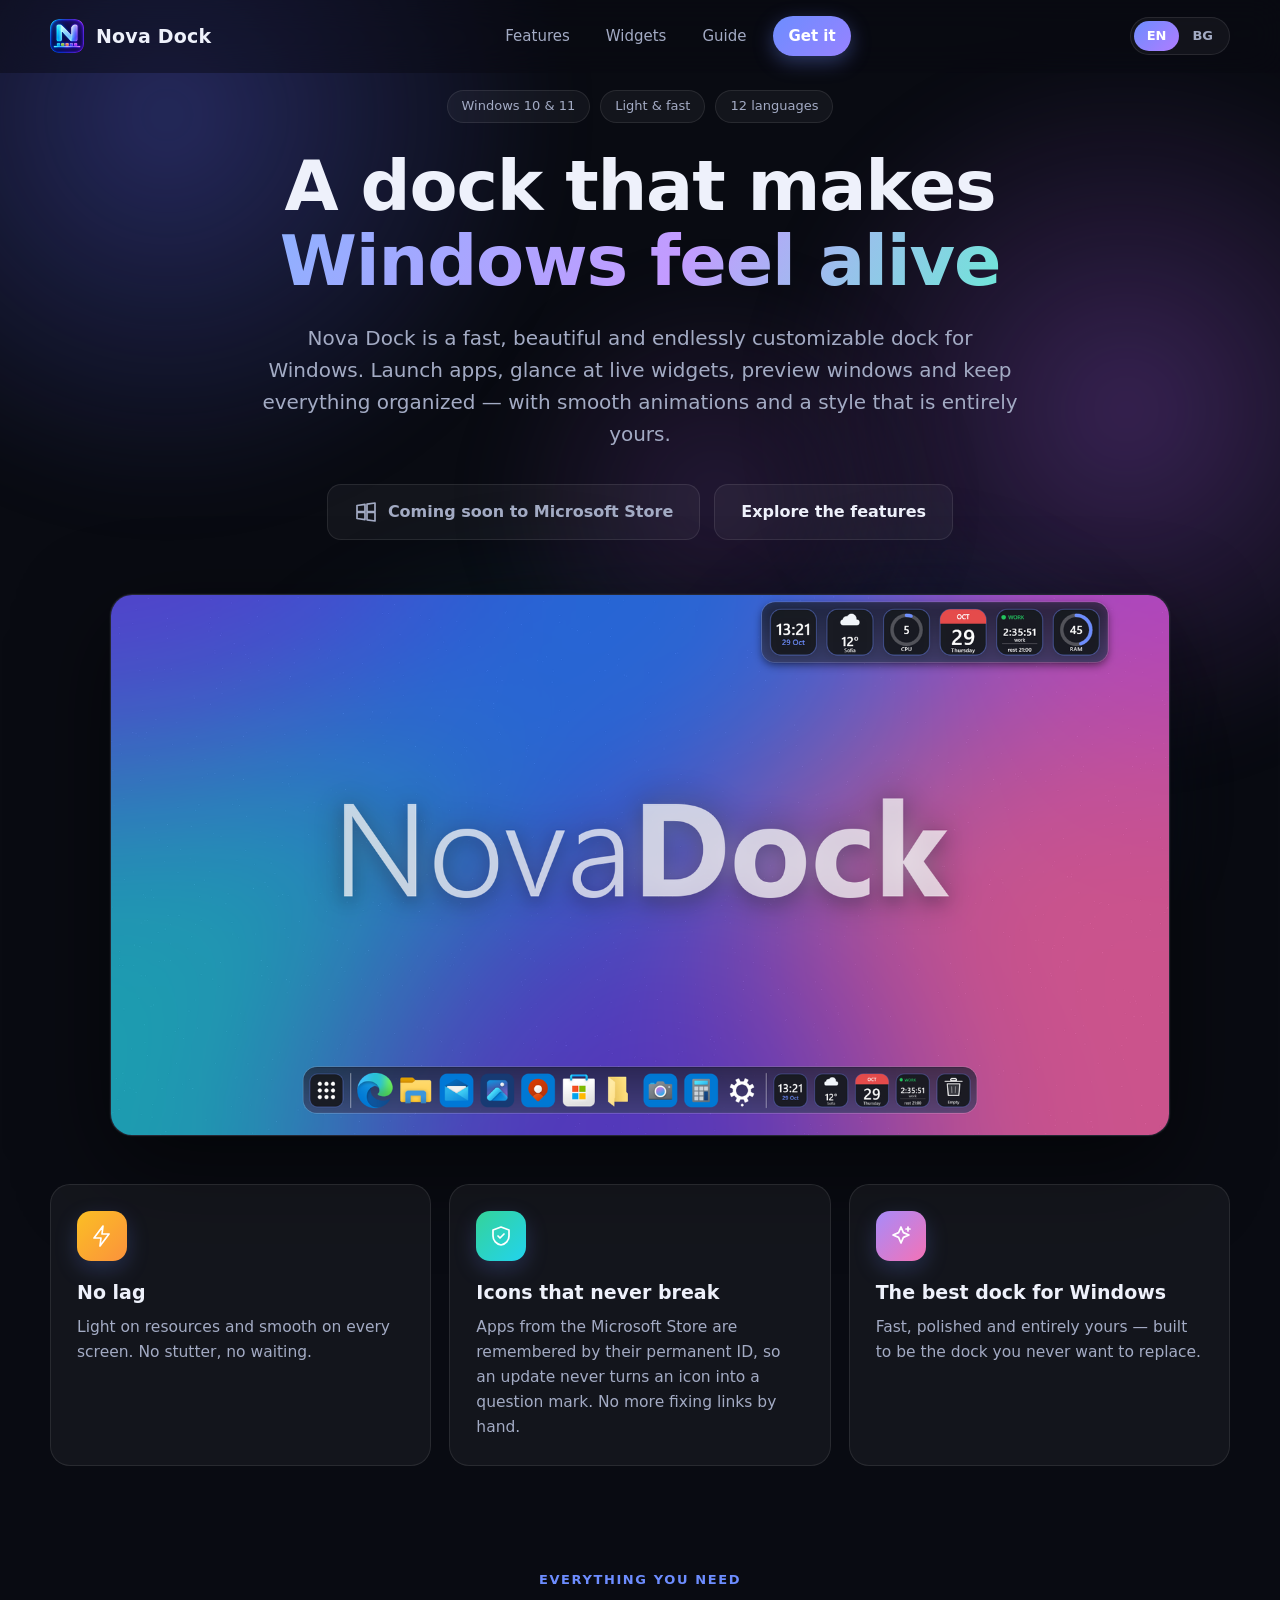
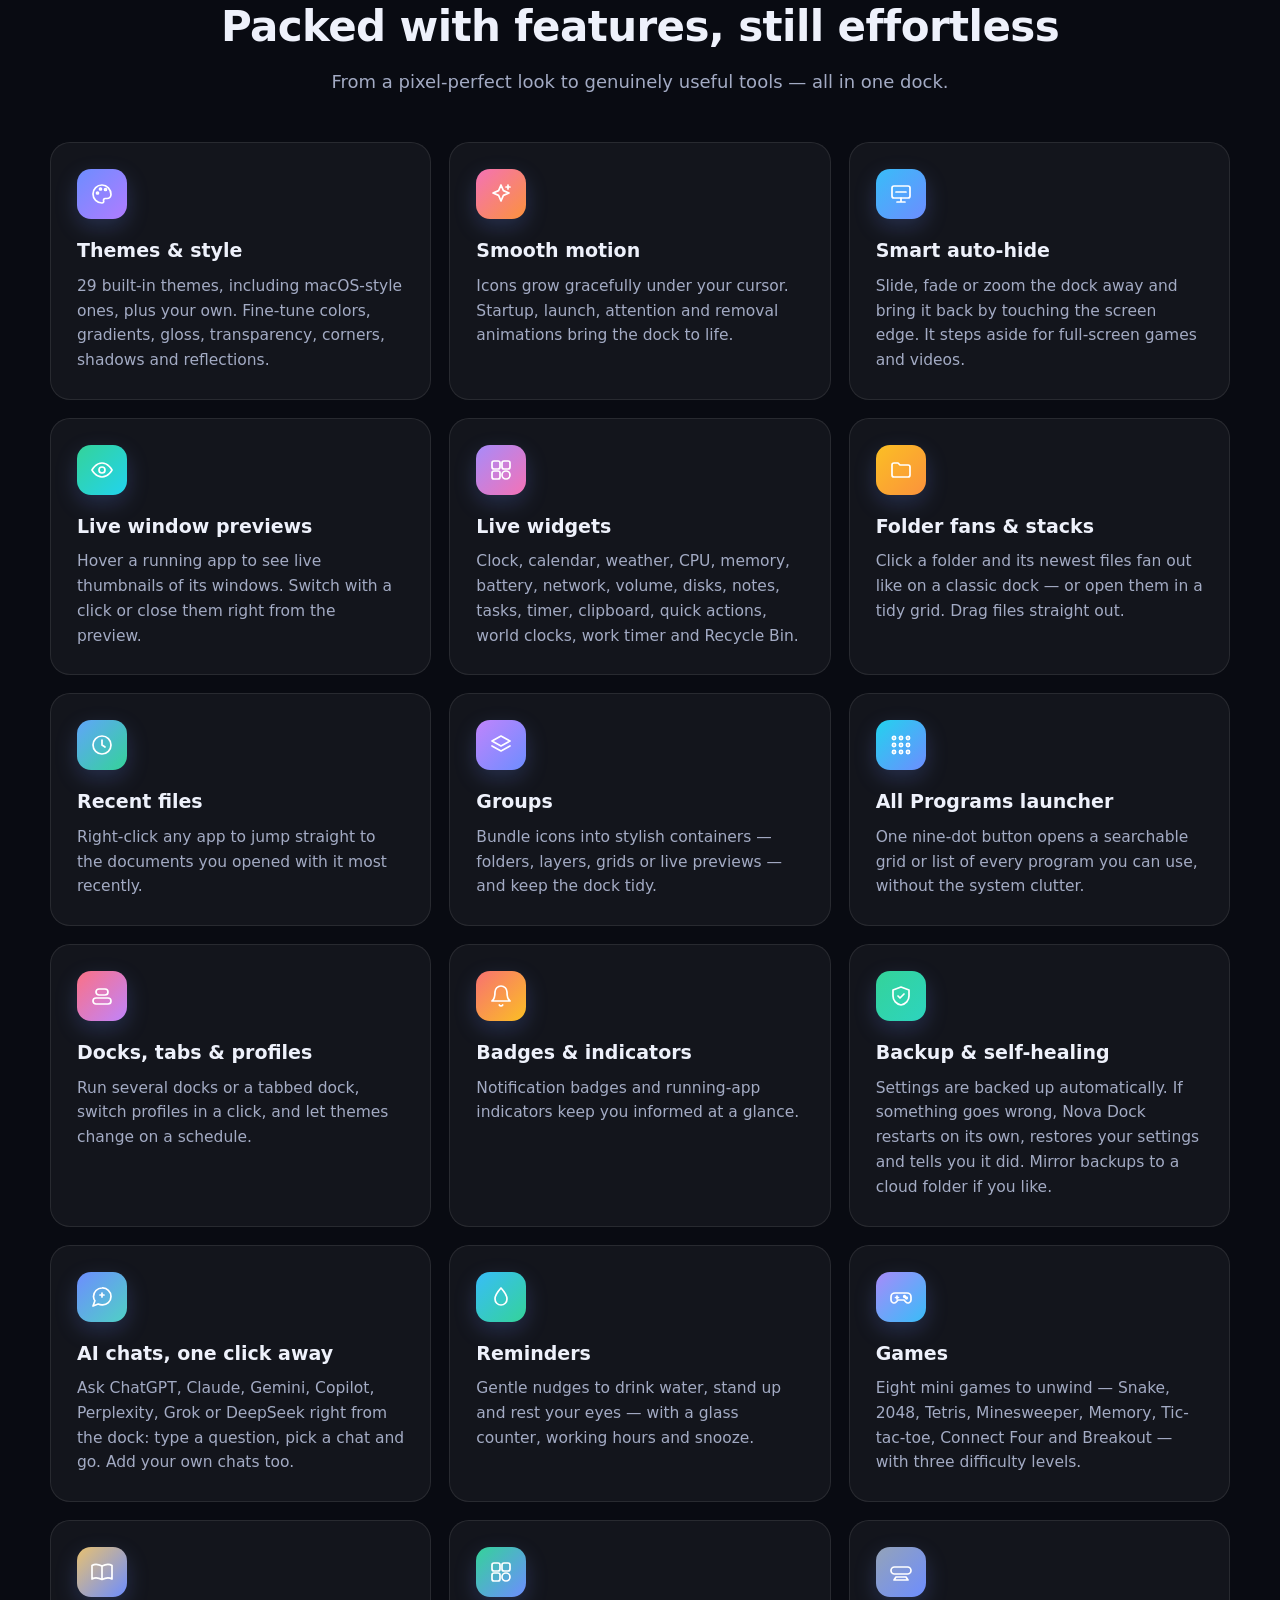
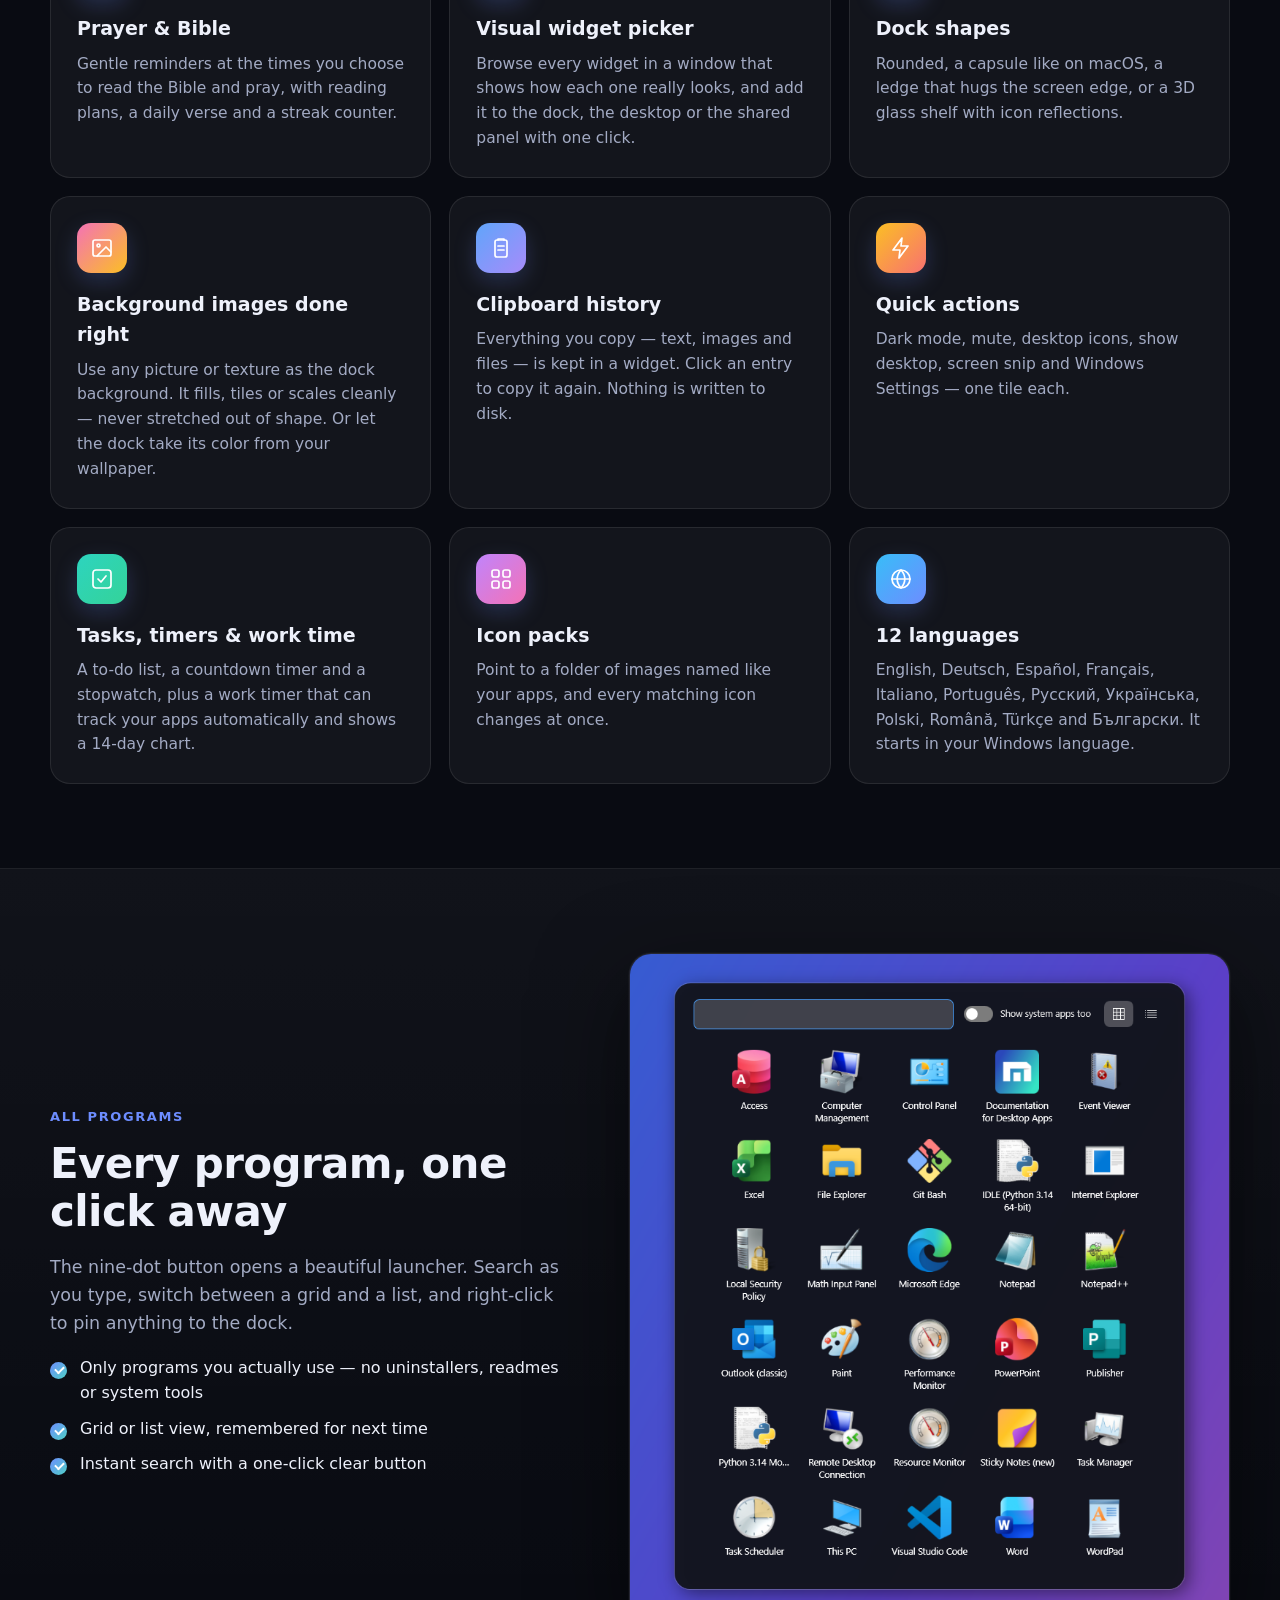
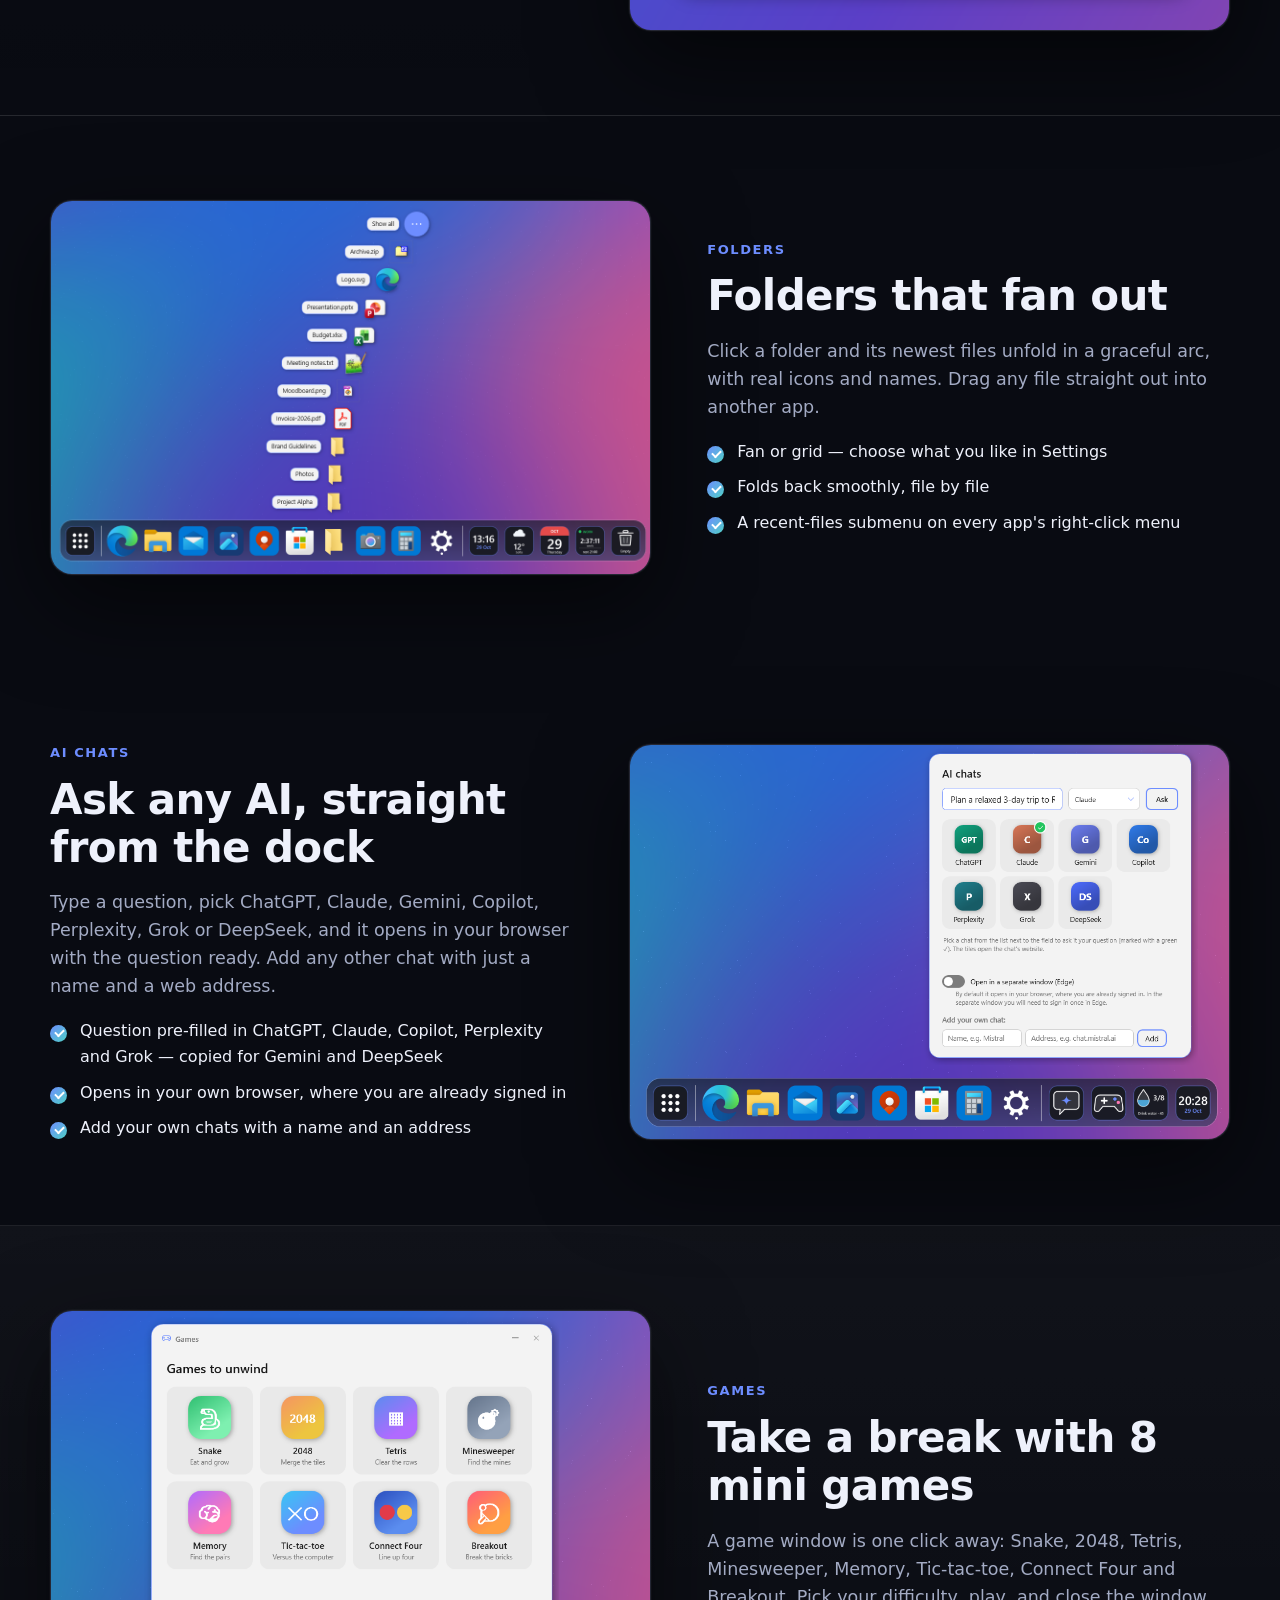
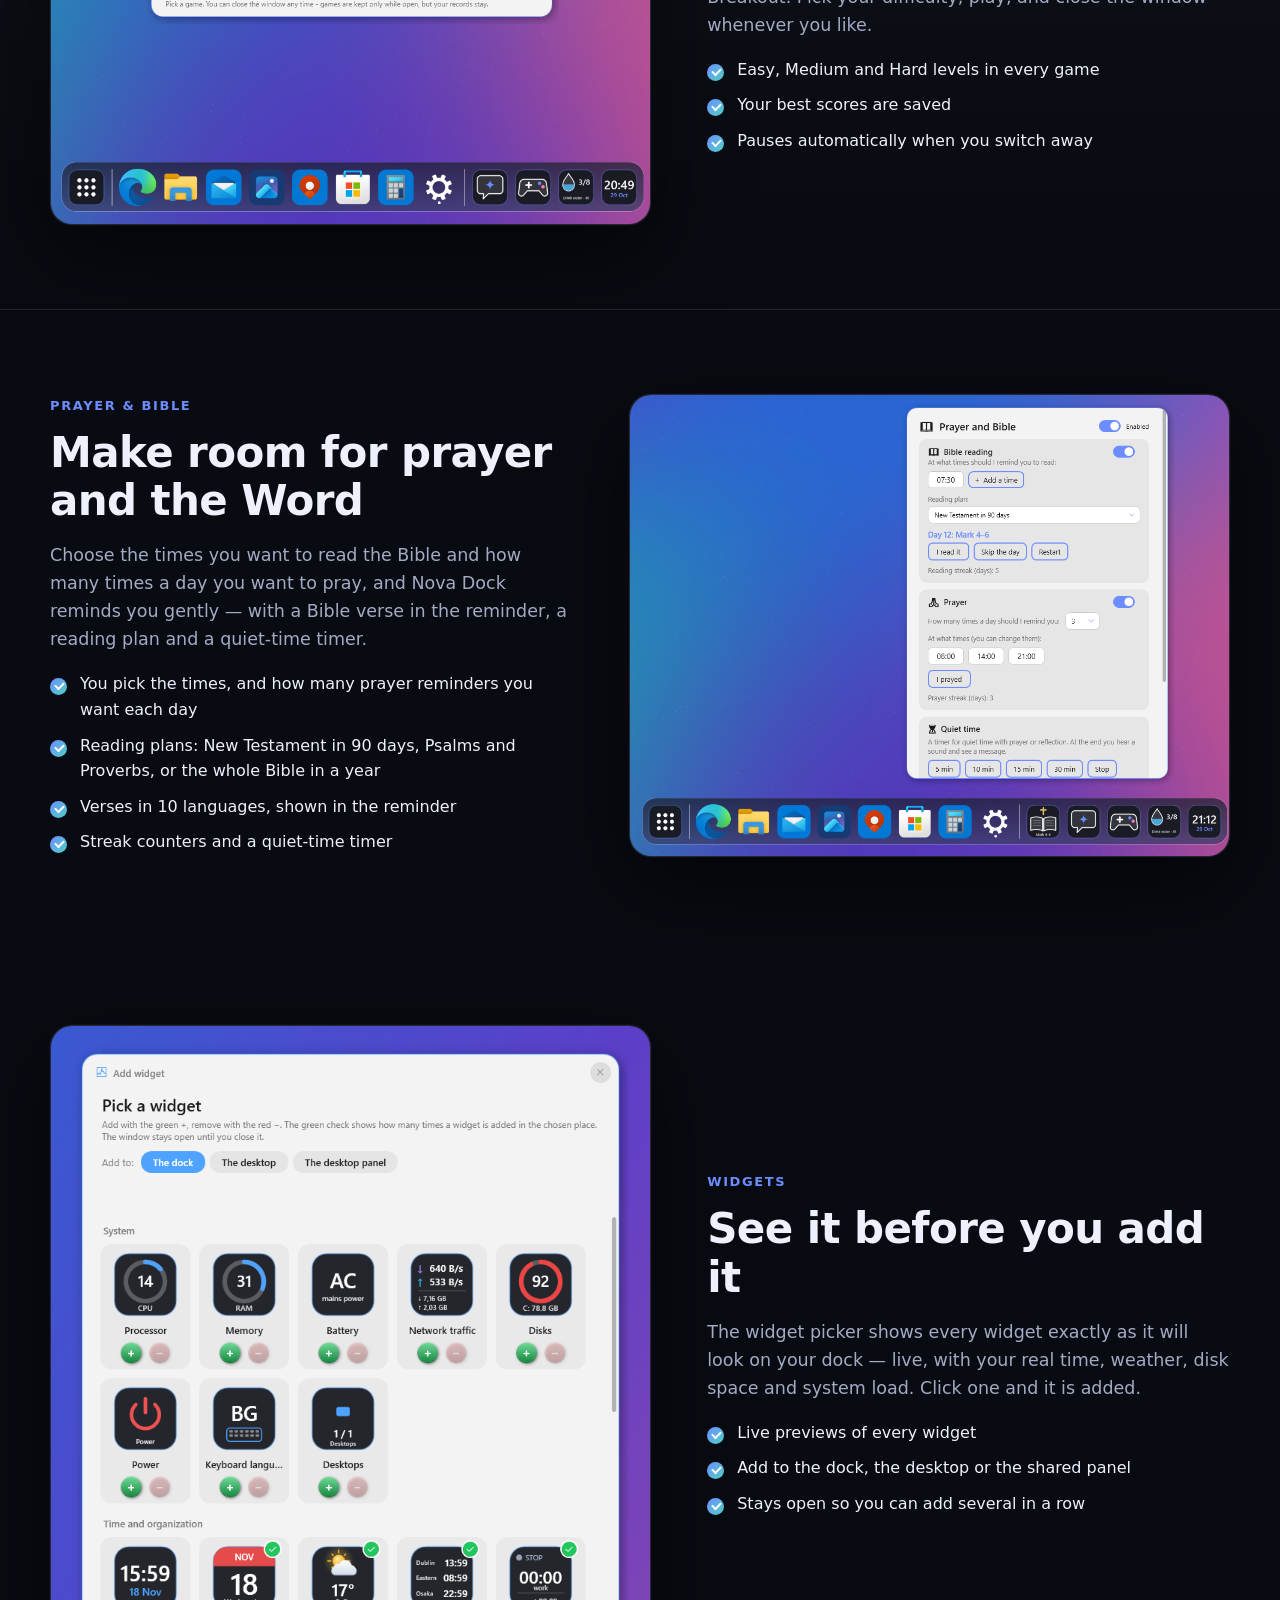
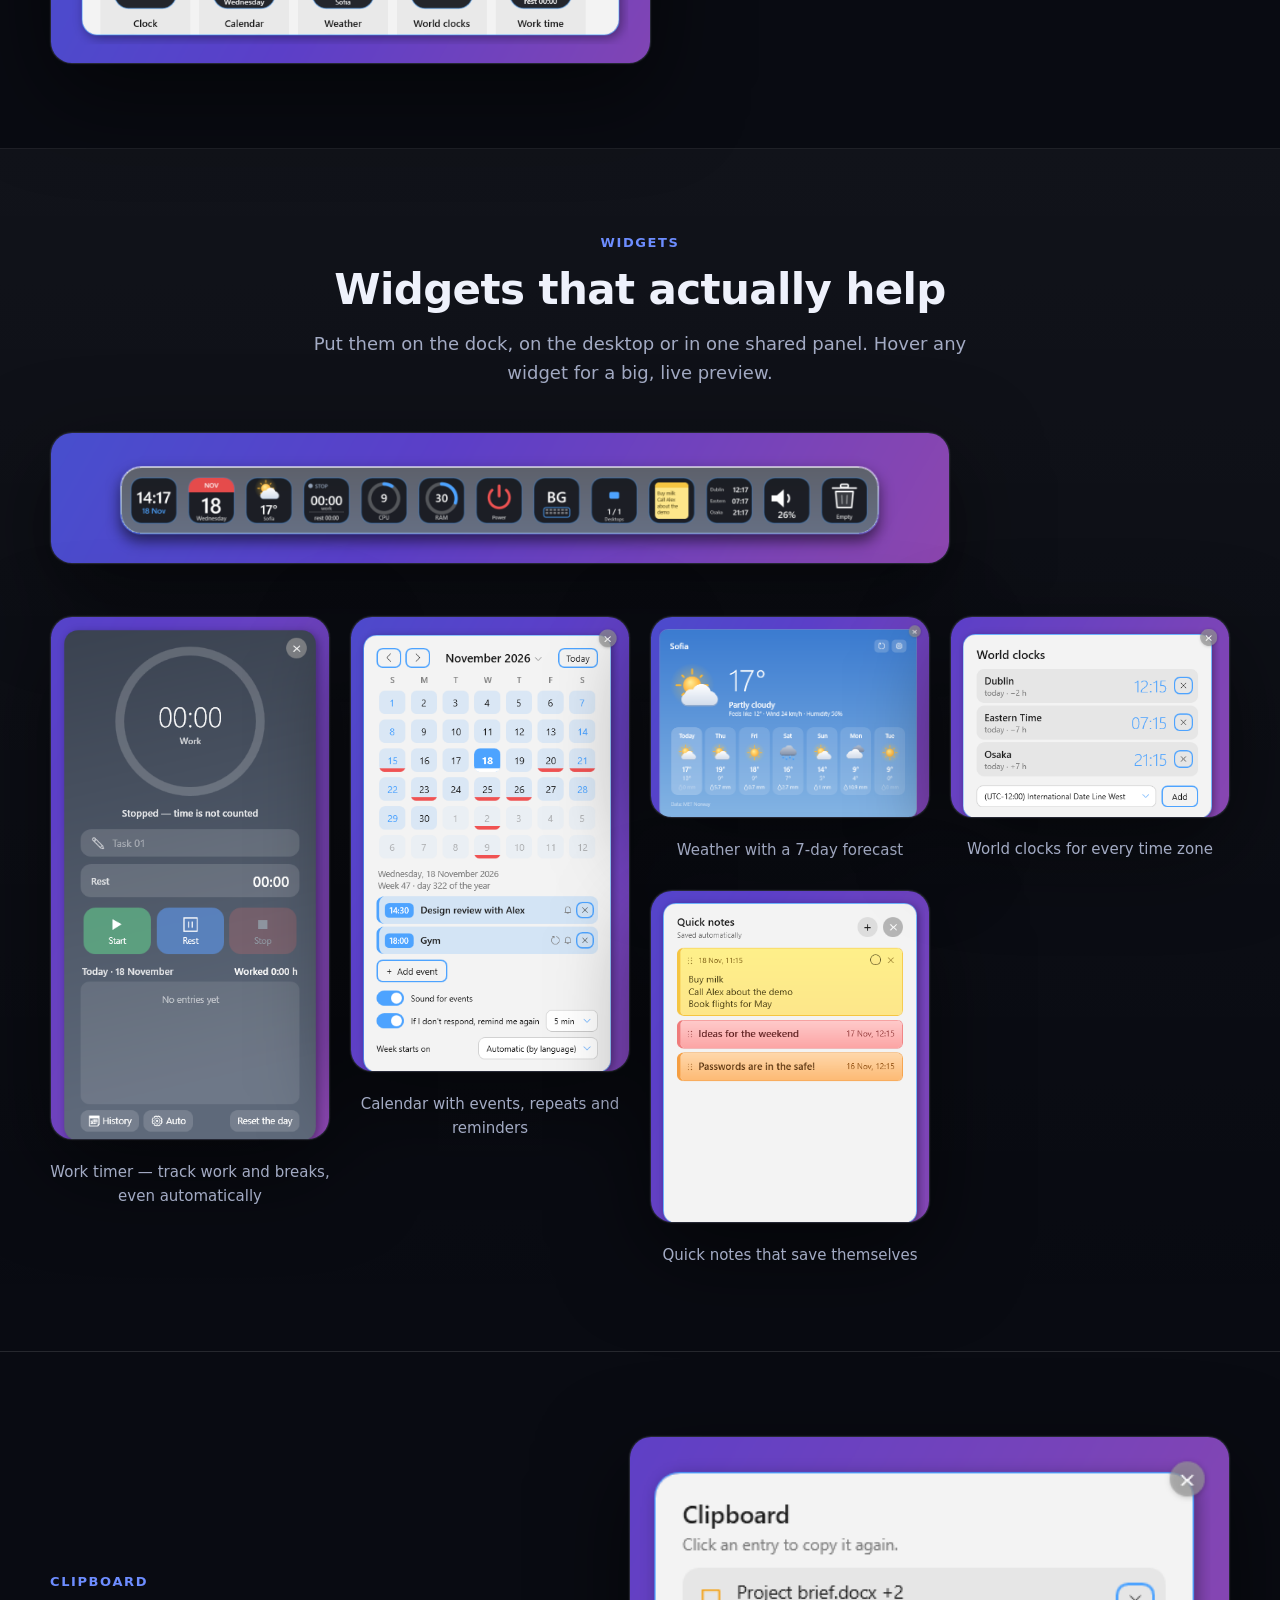
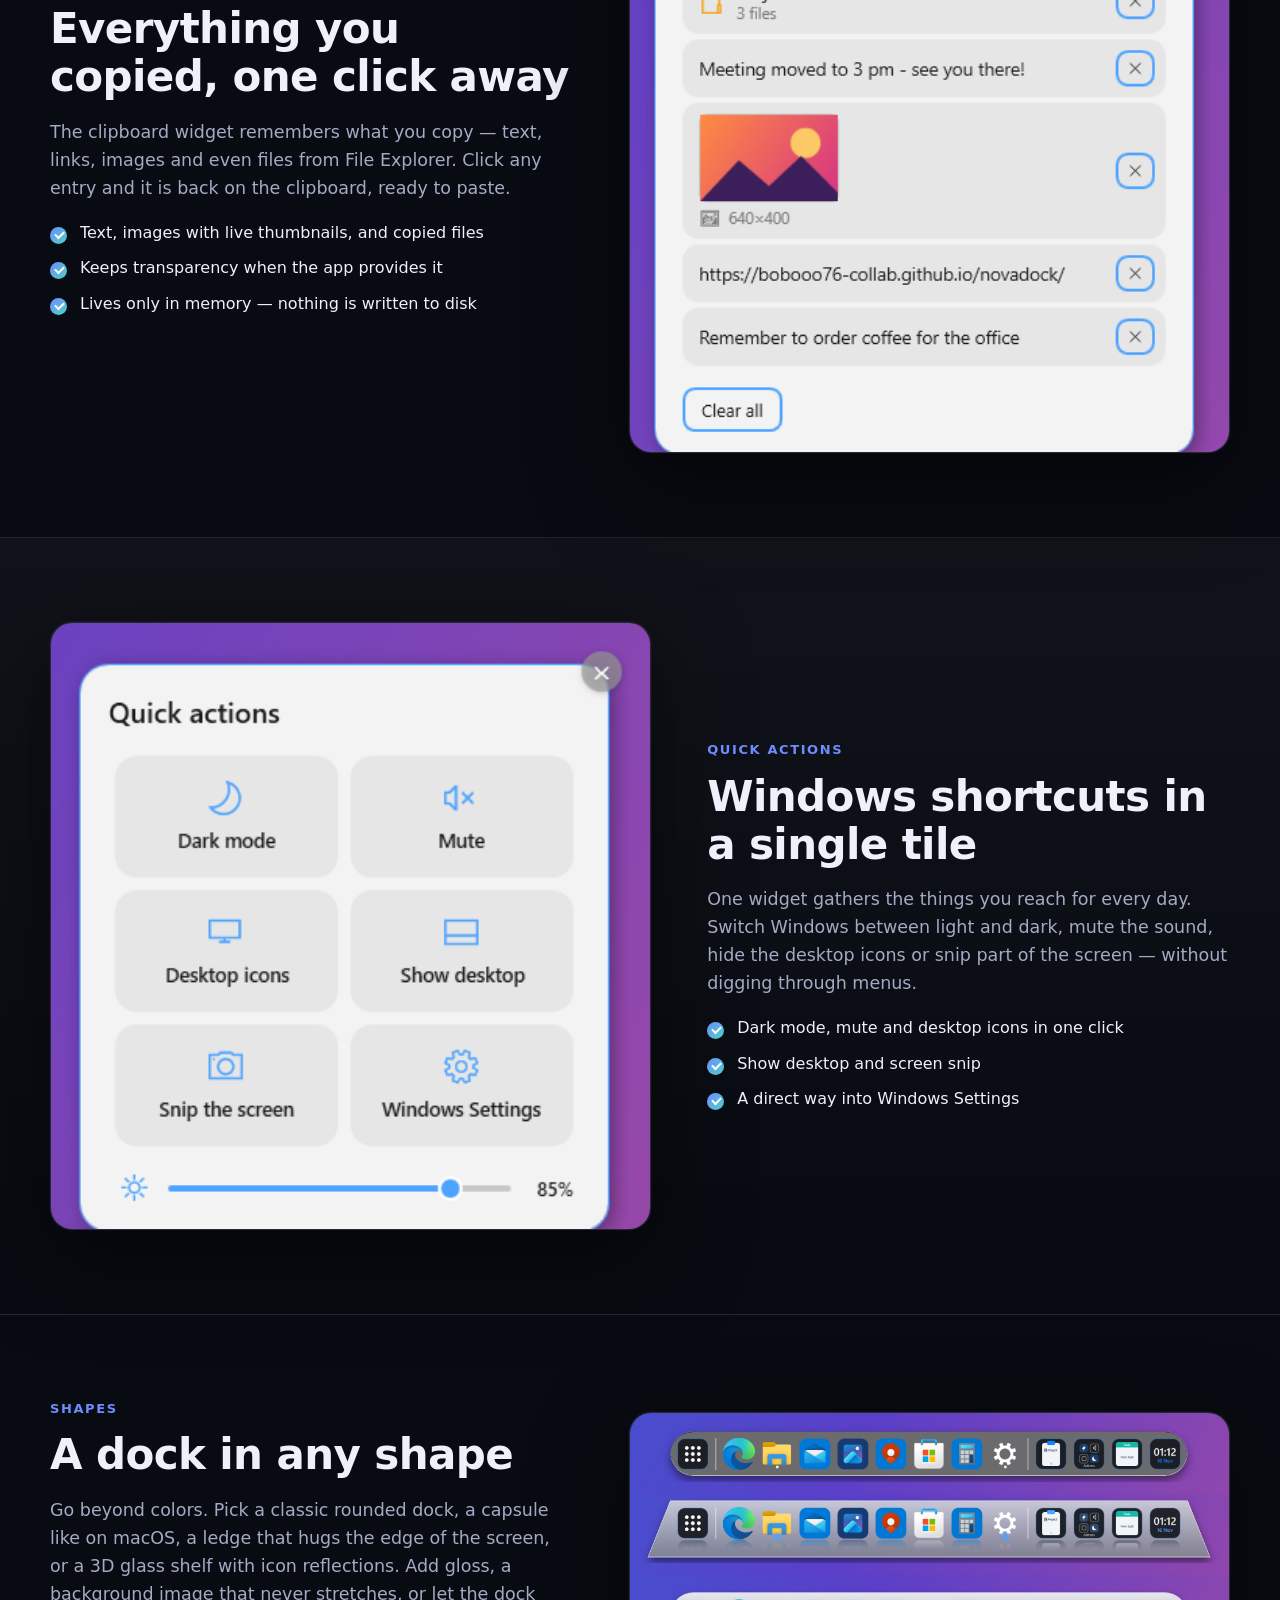
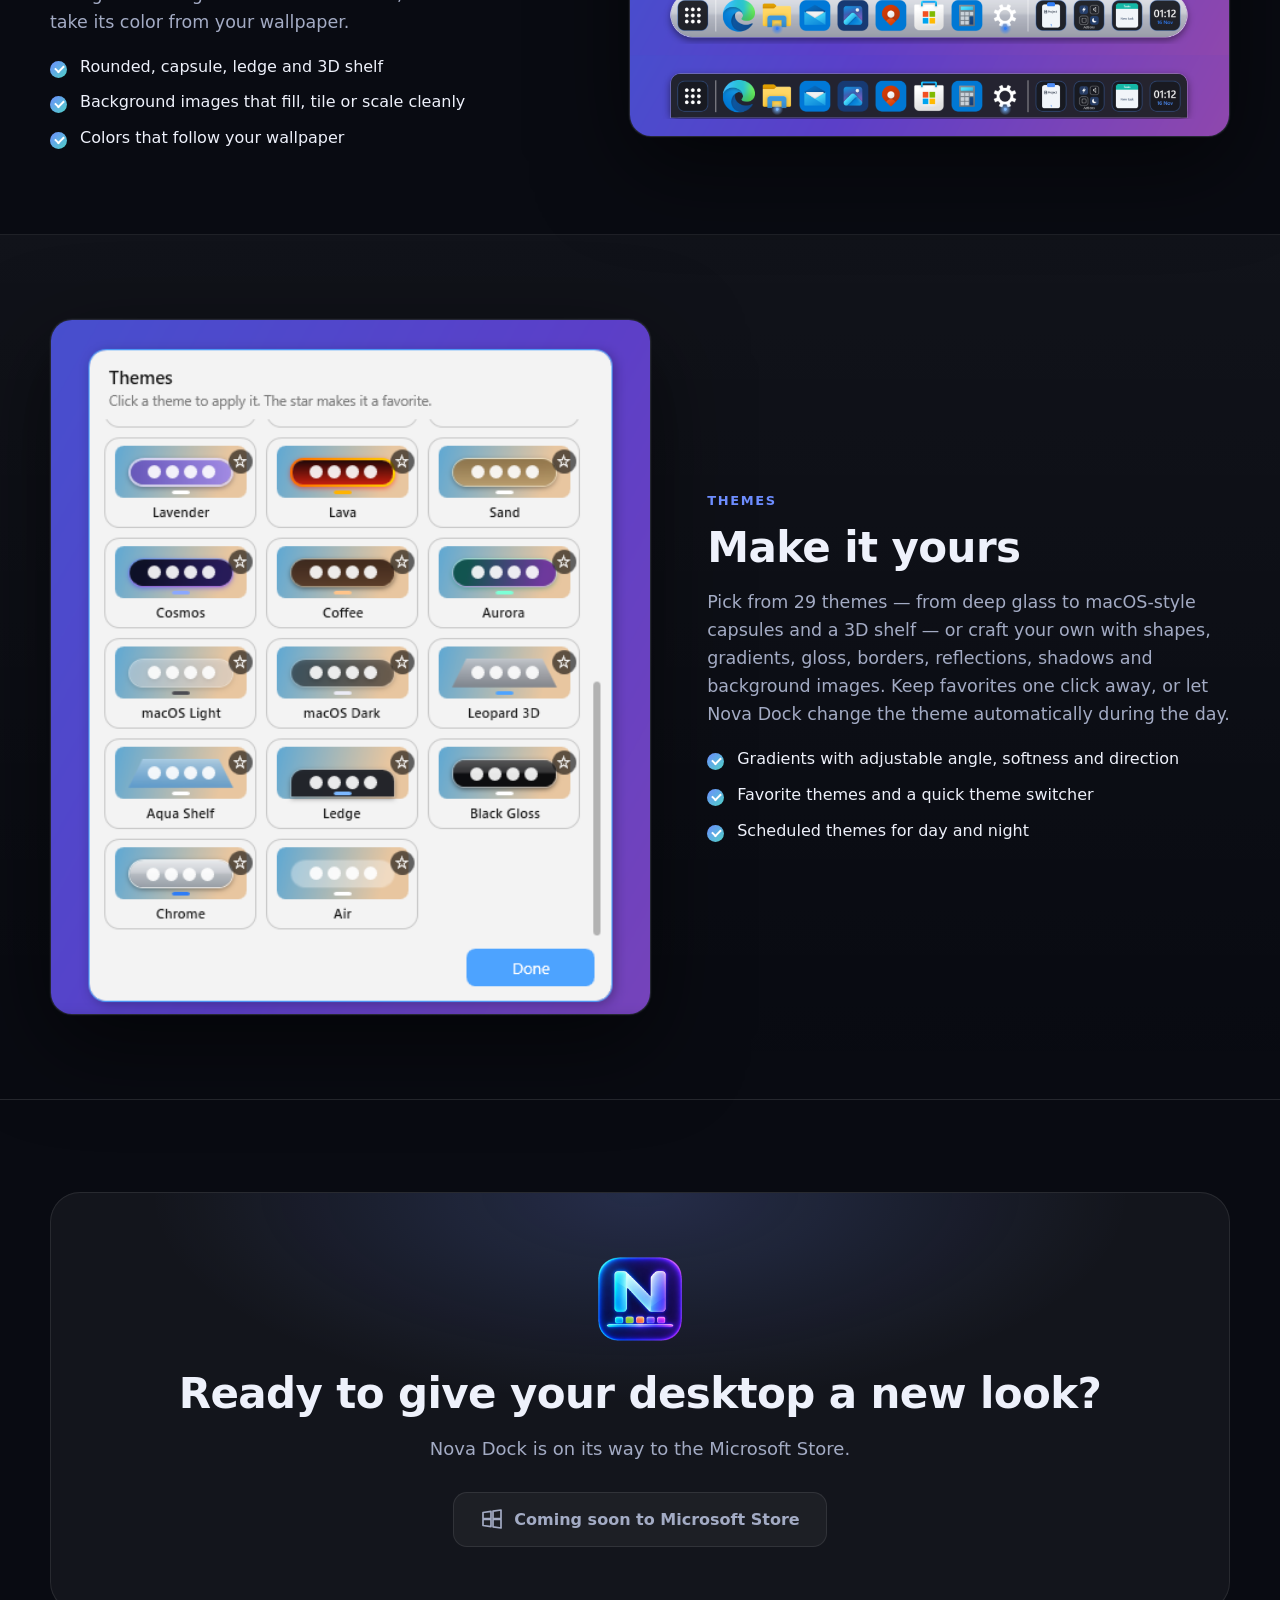
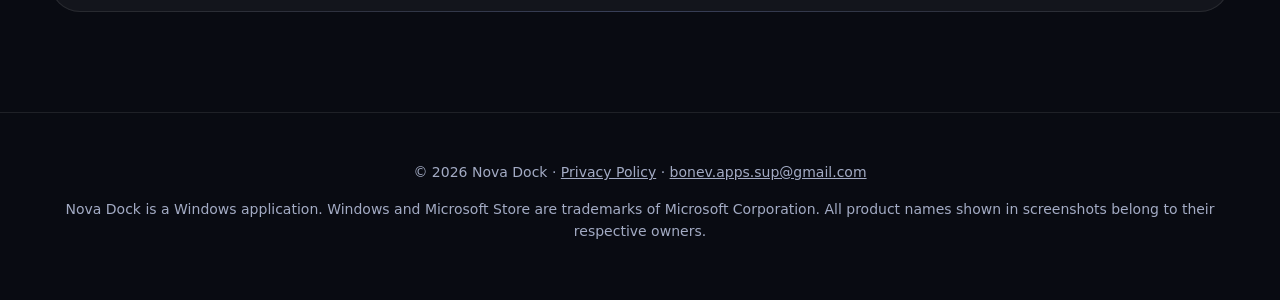
<file: index.html>
<!doctype html>
<html lang="en">
<head>
<meta charset="utf-8">
<meta name="viewport" content="width=device-width, initial-scale=1">
<title>Nova Dock — A dock that makes Windows feel alive</title>
<meta name="description" content="Nova Dock is a fast, beautiful and endlessly customizable dock for Windows 10 and 11 with macOS-style shapes, 29 themes, live widgets, clipboard history, window previews, folder fans and an All Programs launcher — in 12 languages.">
<meta name="theme-color" content="#090b12">
<link rel="icon" type="image/png" href="img/favicon.png">
<link rel="stylesheet" href="css/style.css">
</head>
<body>

<div class="bg" aria-hidden="true"><i></i><i></i><i></i><i></i><i></i></div>
<canvas class="trail" aria-hidden="true"></canvas>

<svg width="0" height="0" style="position:absolute" aria-hidden="true">
  <defs>
    <symbol id="i-palette" viewBox="0 0 24 24"><path d="M12 3a9 9 0 1 0 0 18c1.4 0 2-1 1.6-2.1-.4-1.1.3-2.4 1.6-2.4H17a4 4 0 0 0 4-4c0-5-4-9.5-9-9.5z"/><circle cx="7.5" cy="11" r="1"/><circle cx="10.5" cy="7" r="1"/><circle cx="15.5" cy="7.5" r="1"/></symbol>
    <symbol id="i-spark" viewBox="0 0 24 24"><path d="M12 3l2.4 5.6L20 11l-5.6 2.4L12 19l-2.4-5.6L4 11l5.6-2.4z"/><path d="M19 3v4M17 5h4"/></symbol>
    <symbol id="i-hide" viewBox="0 0 24 24"><rect x="3" y="4" width="18" height="12" rx="2"/><path d="M8 20h8M12 16v4"/><path d="M7 10h10"/></symbol>
    <symbol id="i-eye" viewBox="0 0 24 24"><path d="M2 12s3.6-7 10-7 10 7 10 7-3.6 7-10 7S2 12 2 12z"/><circle cx="12" cy="12" r="3"/></symbol>
    <symbol id="i-widgets" viewBox="0 0 24 24"><rect x="3" y="3" width="8" height="8" rx="2"/><rect x="13" y="3" width="8" height="8" rx="2"/><rect x="3" y="13" width="8" height="8" rx="2"/><circle cx="17" cy="17" r="4"/></symbol>
    <symbol id="i-folder" viewBox="0 0 24 24"><path d="M3 7a2 2 0 0 1 2-2h4l2 2h8a2 2 0 0 1 2 2v8a2 2 0 0 1-2 2H5a2 2 0 0 1-2-2z"/></symbol>
    <symbol id="i-recent" viewBox="0 0 24 24"><circle cx="12" cy="12" r="9"/><path d="M12 7v5l3 2"/></symbol>
    <symbol id="i-layers" viewBox="0 0 24 24"><path d="M12 3l9 5-9 5-9-5z"/><path d="M3 13l9 5 9-5"/></symbol>
    <symbol id="i-dots" viewBox="0 0 24 24"><circle cx="5" cy="5" r="1.6"/><circle cx="12" cy="5" r="1.6"/><circle cx="19" cy="5" r="1.6"/><circle cx="5" cy="12" r="1.6"/><circle cx="12" cy="12" r="1.6"/><circle cx="19" cy="12" r="1.6"/><circle cx="5" cy="19" r="1.6"/><circle cx="12" cy="19" r="1.6"/><circle cx="19" cy="19" r="1.6"/></symbol>
    <symbol id="i-docks" viewBox="0 0 24 24"><rect x="3" y="14" width="18" height="6" rx="3"/><rect x="6" y="5" width="12" height="6" rx="3"/></symbol>
    <symbol id="i-bell" viewBox="0 0 24 24"><path d="M18 8a6 6 0 0 0-12 0c0 7-3 9-3 9h18s-3-2-3-9"/><path d="M13.7 21a2 2 0 0 1-3.4 0"/></symbol>
    <symbol id="i-cloud" viewBox="0 0 24 24"><path d="M17.5 19a4.5 4.5 0 1 0-1.4-8.8A6 6 0 0 0 4.6 12 4 4 0 0 0 6 19z"/></symbol>
    <symbol id="i-chat" viewBox="0 0 24 24"><path d="M21 11.5a8.4 8.4 0 0 1-9 8.4 8.5 8.5 0 0 1-3.8-.9L3 21l1.9-5.2A8.4 8.4 0 0 1 3.5 11.5 8.5 8.5 0 0 1 12 3a8.4 8.4 0 0 1 9 8.5z"/><path d="M12 8v4M10 10h4"/></symbol>
    <symbol id="i-drop" viewBox="0 0 24 24"><path d="M12 3s6 6.5 6 11a6 6 0 0 1-12 0c0-4.5 6-11 6-11z"/></symbol>
    <symbol id="i-pad" viewBox="0 0 24 24"><path d="M6 8h12a4 4 0 0 1 4 4v3a3 3 0 0 1-5.2 2L15 15H9l-1.8 2A3 3 0 0 1 2 15v-3a4 4 0 0 1 4-4z"/><path d="M8 11v3M6.5 12.5h3"/><circle cx="15.5" cy="11.5" r="0.8"/><circle cx="17.5" cy="13" r="0.8"/></symbol>
    <symbol id="i-book" viewBox="0 0 24 24"><path d="M2 5.5C4.5 4 8 4 12 6c4-2 7.5-2 10-.5V19c-2.5-1.5-6-1.5-10 .5-4-2-7.5-2-10-.5z"/><path d="M12 6v13"/></symbol>
    <symbol id="i-windows" viewBox="0 0 24 24"><path d="M3 5.5l8-1.1v7.1H3zM13 4.2l8-1.2v8.5h-8zM3 12.5h8v7.1l-8-1.1zM13 12.5h8V21l-8-1.2z"/></symbol>
    <symbol id="i-shape" viewBox="0 0 24 24"><rect x="2" y="7" width="20" height="7" rx="3.5"/><path d="M5 20h14l-2-3H7z"/></symbol>
    <symbol id="i-image" viewBox="0 0 24 24"><rect x="3" y="4" width="18" height="16" rx="2"/><circle cx="8.5" cy="9.5" r="1.5"/><path d="M21 16l-5-5-9 9"/></symbol>
    <symbol id="i-clip" viewBox="0 0 24 24"><rect x="6" y="4" width="12" height="17" rx="2"/><path d="M9 4V3h6v1"/><path d="M9 10h6M9 14h6"/></symbol>
    <symbol id="i-bolt" viewBox="0 0 24 24"><path d="M13 2L4 14h7l-1 8 9-12h-7z"/></symbol>
    <symbol id="i-check" viewBox="0 0 24 24"><rect x="3" y="3" width="18" height="18" rx="3"/><path d="M8 12l3 3 5-6"/></symbol>
    <symbol id="i-pack" viewBox="0 0 24 24"><rect x="3" y="3" width="7" height="7" rx="2"/><rect x="14" y="3" width="7" height="7" rx="2"/><rect x="3" y="14" width="7" height="7" rx="2"/><rect x="14" y="14" width="7" height="7" rx="2"/></symbol>
    <symbol id="i-shield" viewBox="0 0 24 24"><path d="M12 3l8 3v6c0 4.5-3.4 8.3-8 9-4.6-.7-8-4.5-8-9V6z"/><path d="M9 12l2 2 4-4"/></symbol>
    <symbol id="i-globe" viewBox="0 0 24 24"><circle cx="12" cy="12" r="9"/><path d="M3 12h18M12 3c2.5 2.7 3.8 5.7 3.8 9s-1.3 6.3-3.8 9c-2.5-2.7-3.8-5.7-3.8-9S9.5 5.7 12 3z"/></symbol>
  </defs>
</svg>

<nav class="top">
  <span class="progress" aria-hidden="true"></span>
  <div class="wrap">
    <a class="brand" href="#top"><img src="img/icon.png" alt="Nova Dock"> Nova Dock</a>
    <div class="links">
      <a href="#features" data-i18n="nav.features">Features</a>
      <a href="#widgets" data-i18n="nav.widgets">Widgets</a>
      <a href="guide.html" data-i18n="nav.guide">Guide</a>
      <a href="#get" class="nav-cta" data-i18n="nav.get">Get it</a>
    </div>
    <div class="lang" role="group" aria-label="Language">
      <button type="button" data-lang="en" class="on">EN</button>
      <button type="button" data-lang="bg">BG</button>
    </div>
  </div>
</nav>

<header class="hero" id="top">
  <div class="wrap">
    <div class="chips">
      <span class="chip" data-i18n="hero.chip1">Windows 10 &amp; 11</span>
      <span class="chip" data-i18n="hero.chip2">Light &amp; fast</span>
      <span class="chip" data-i18n="hero.chip3">12 languages</span>
    </div>
    <h1 data-i18n-html="hero.title">A dock that makes <span class="grad">Windows feel alive</span></h1>
    <p class="lead" data-i18n="hero.lead">Nova Dock is a fast, beautiful and endlessly customizable dock for Windows. Launch apps, glance at live widgets, preview windows and keep everything organized — with smooth animations and a style that is entirely yours.</p>
    <div class="cta">
      <span class="btn soon" id="store" aria-disabled="true"><svg class="i"><use href="#i-windows"/></svg><span data-i18n="cta.store">Coming soon to Microsoft Store</span></span>
      <a class="btn ghost" href="#features" data-i18n="cta.explore">Explore the features</a>
    </div>
    <img class="shot" src="img/hero.png" alt="Nova Dock on the desktop" data-i18n-alt="hero.alt">
  </div>
</header>

<section class="promise">
  <div class="wrap">
    <div class="grid">
      <article class="card reveal"><div class="ico" style="--c1:#fbbf24;--c2:#fb923c"><svg class="i"><use href="#i-bolt"/></svg></div><h3 data-i18n="p1.t">No lag</h3><p data-i18n="p1.d"></p></article>
      <article class="card reveal"><div class="ico" style="--c1:#34d399;--c2:#22d3ee"><svg class="i"><use href="#i-shield"/></svg></div><h3 data-i18n="p2.t">Nothing gets lost</h3><p data-i18n="p2.d"></p></article>
      <article class="card reveal"><div class="ico" style="--c1:#a78bfa;--c2:#f472b6"><svg class="i"><use href="#i-spark"/></svg></div><h3 data-i18n="p3.t">The best dock</h3><p data-i18n="p3.d"></p></article>
    </div>
  </div>
</section>

<section id="features">
  <div class="wrap">
    <div class="center reveal">
      <div class="eyebrow" data-i18n="feat.eyebrow">Everything you need</div>
      <h2 data-i18n="feat.title">Packed with features, still effortless</h2>
      <p class="sub" data-i18n="feat.sub">From a pixel-perfect look to genuinely useful tools — all in one dock.</p>
    </div>
    <div class="grid">
      <article class="card reveal"><div class="ico" style="--c1:#6d8dff;--c2:#b07cff"><svg class="i"><use href="#i-palette"/></svg></div><h3 data-i18n="f1.t">Themes &amp; style</h3><p data-i18n="f1.d"></p></article>
      <article class="card reveal"><div class="ico" style="--c1:#f472b6;--c2:#fb923c"><svg class="i"><use href="#i-spark"/></svg></div><h3 data-i18n="f2.t">Smooth motion</h3><p data-i18n="f2.d"></p></article>
      <article class="card reveal"><div class="ico" style="--c1:#38bdf8;--c2:#6d8dff"><svg class="i"><use href="#i-hide"/></svg></div><h3 data-i18n="f3.t">Smart auto-hide</h3><p data-i18n="f3.d"></p></article>
      <article class="card reveal"><div class="ico" style="--c1:#34d399;--c2:#22d3ee"><svg class="i"><use href="#i-eye"/></svg></div><h3 data-i18n="f4.t">Live window previews</h3><p data-i18n="f4.d"></p></article>
      <article class="card reveal"><div class="ico" style="--c1:#a78bfa;--c2:#f472b6"><svg class="i"><use href="#i-widgets"/></svg></div><h3 data-i18n="f5.t">Live widgets</h3><p data-i18n="f5.d"></p></article>
      <article class="card reveal"><div class="ico" style="--c1:#fbbf24;--c2:#fb923c"><svg class="i"><use href="#i-folder"/></svg></div><h3 data-i18n="f6.t">Folder fans &amp; stacks</h3><p data-i18n="f6.d"></p></article>
      <article class="card reveal"><div class="ico" style="--c1:#60a5fa;--c2:#34d399"><svg class="i"><use href="#i-recent"/></svg></div><h3 data-i18n="f7.t">Recent files</h3><p data-i18n="f7.d"></p></article>
      <article class="card reveal"><div class="ico" style="--c1:#c084fc;--c2:#6d8dff"><svg class="i"><use href="#i-layers"/></svg></div><h3 data-i18n="f8.t">Groups</h3><p data-i18n="f8.d"></p></article>
      <article class="card reveal"><div class="ico" style="--c1:#22d3ee;--c2:#6d8dff"><svg class="i"><use href="#i-dots"/></svg></div><h3 data-i18n="f9.t">All Programs launcher</h3><p data-i18n="f9.d"></p></article>
      <article class="card reveal"><div class="ico" style="--c1:#fb7185;--c2:#c084fc"><svg class="i"><use href="#i-docks"/></svg></div><h3 data-i18n="f10.t">Docks, tabs &amp; profiles</h3><p data-i18n="f10.d"></p></article>
      <article class="card reveal"><div class="ico" style="--c1:#f87171;--c2:#fbbf24"><svg class="i"><use href="#i-bell"/></svg></div><h3 data-i18n="f11.t">Badges &amp; indicators</h3><p data-i18n="f11.d"></p></article>
      <article class="card reveal"><div class="ico" style="--c1:#34d399;--c2:#2dd4bf"><svg class="i"><use href="#i-shield"/></svg></div><h3 data-i18n="f12.t">Backup &amp; self-healing</h3><p data-i18n="f12.d"></p></article>
      <article class="card reveal"><div class="ico" style="--c1:#6d8dff;--c2:#4fd1c5"><svg class="i"><use href="#i-chat"/></svg></div><h3 data-i18n="f13.t">AI chats</h3><p data-i18n="f13.d"></p></article>
      <article class="card reveal"><div class="ico" style="--c1:#38bdf8;--c2:#34d399"><svg class="i"><use href="#i-drop"/></svg></div><h3 data-i18n="f14.t">Reminders</h3><p data-i18n="f14.d"></p></article>
      <article class="card reveal"><div class="ico" style="--c1:#a78bfa;--c2:#38bdf8"><svg class="i"><use href="#i-pad"/></svg></div><h3 data-i18n="f15.t">Games</h3><p data-i18n="f15.d"></p></article>
      <article class="card reveal"><div class="ico" style="--c1:#e8c170;--c2:#6d8dff"><svg class="i"><use href="#i-book"/></svg></div><h3 data-i18n="f16.t">Prayer &amp; Bible</h3><p data-i18n="f16.d"></p></article>
      <article class="card reveal"><div class="ico" style="--c1:#34d399;--c2:#6d8dff"><svg class="i"><use href="#i-widgets"/></svg></div><h3 data-i18n="f17.t">Visual widget picker</h3><p data-i18n="f17.d"></p></article>
      <article class="card reveal"><div class="ico" style="--c1:#94a3b8;--c2:#6d8dff"><svg class="i"><use href="#i-shape"/></svg></div><h3 data-i18n="f18.t">Dock shapes</h3><p data-i18n="f18.d"></p></article>
      <article class="card reveal"><div class="ico" style="--c1:#f472b6;--c2:#fbbf24"><svg class="i"><use href="#i-image"/></svg></div><h3 data-i18n="f19.t">Background images done right</h3><p data-i18n="f19.d"></p></article>
      <article class="card reveal"><div class="ico" style="--c1:#60a5fa;--c2:#a78bfa"><svg class="i"><use href="#i-clip"/></svg></div><h3 data-i18n="f20.t">Clipboard history</h3><p data-i18n="f20.d"></p></article>
      <article class="card reveal"><div class="ico" style="--c1:#fbbf24;--c2:#f87171"><svg class="i"><use href="#i-bolt"/></svg></div><h3 data-i18n="f21.t">Quick actions</h3><p data-i18n="f21.d"></p></article>
      <article class="card reveal"><div class="ico" style="--c1:#2dd4bf;--c2:#34d399"><svg class="i"><use href="#i-check"/></svg></div><h3 data-i18n="f22.t">Tasks, timers &amp; work time</h3><p data-i18n="f22.d"></p></article>
      <article class="card reveal"><div class="ico" style="--c1:#c084fc;--c2:#f472b6"><svg class="i"><use href="#i-pack"/></svg></div><h3 data-i18n="f23.t">Icon packs</h3><p data-i18n="f23.d"></p></article>
      <article class="card reveal"><div class="ico" style="--c1:#38bdf8;--c2:#6d8dff"><svg class="i"><use href="#i-globe"/></svg></div><h3 data-i18n="f25.t">12 languages</h3><p data-i18n="f25.d"></p></article>
    </div>
  </div>
</section>

<section class="band">
  <div class="wrap split reveal">
    <div class="text">
      <div class="eyebrow" data-i18n="s1.eyebrow">All Programs</div>
      <h2 data-i18n="s1.title">Every program, one click away</h2>
      <p data-i18n="s1.p"></p>
      <ul class="ticks">
        <li data-i18n="s1.l1"></li>
        <li data-i18n="s1.l2"></li>
        <li data-i18n="s1.l3"></li>
      </ul>
    </div>
    <img class="shot" src="img/launcher.png" alt="The All Programs launcher" data-i18n-alt="s1.alt">
  </div>
</section>

<section>
  <div class="wrap split rev reveal">
    <div class="text">
      <div class="eyebrow" data-i18n="s2.eyebrow">Folders</div>
      <h2 data-i18n="s2.title">Folders that fan out</h2>
      <p data-i18n="s2.p"></p>
      <ul class="ticks">
        <li data-i18n="s2.l1"></li>
        <li data-i18n="s2.l2"></li>
        <li data-i18n="s2.l3"></li>
      </ul>
    </div>
    <img class="shot" src="img/fan.png" alt="A folder fanning out above the dock" data-i18n-alt="s2.alt">
  </div>
</section>

<section>
  <div class="wrap split reveal">
    <div class="text">
      <div class="eyebrow" data-i18n="s5.eyebrow">AI chats</div>
      <h2 data-i18n="s5.title">Ask any AI, straight from the dock</h2>
      <p data-i18n="s5.p"></p>
      <ul class="ticks">
        <li data-i18n="s5.l1"></li>
        <li data-i18n="s5.l2"></li>
        <li data-i18n="s5.l3"></li>
      </ul>
    </div>
    <img class="shot" src="img/aichat.png" alt="The AI chats window" data-i18n-alt="s5.alt">
  </div>
</section>

<section class="band">
  <div class="wrap split rev reveal">
    <div class="text">
      <div class="eyebrow" data-i18n="s6.eyebrow">Games</div>
      <h2 data-i18n="s6.title">Take a break with 8 mini games</h2>
      <p data-i18n="s6.p"></p>
      <ul class="ticks">
        <li data-i18n="s6.l1"></li>
        <li data-i18n="s6.l2"></li>
        <li data-i18n="s6.l3"></li>
      </ul>
    </div>
    <img class="shot" src="img/games.png" alt="The games window" data-i18n-alt="s6.alt">
  </div>
</section>

<section>
  <div class="wrap split reveal">
    <div class="text">
      <div class="eyebrow" data-i18n="s7.eyebrow">Prayer &amp; Bible</div>
      <h2 data-i18n="s7.title">Make room for prayer and the Word</h2>
      <p data-i18n="s7.p"></p>
      <ul class="ticks">
        <li data-i18n="s7.l1"></li>
        <li data-i18n="s7.l2"></li>
        <li data-i18n="s7.l3"></li>
        <li data-i18n="s7.l4"></li>
      </ul>
    </div>
    <img class="shot" src="img/devotion.png" alt="The Prayer and Bible window" data-i18n-alt="s7.alt">
  </div>
</section>

<section>
  <div class="wrap split rev reveal">
    <div class="text">
      <div class="eyebrow" data-i18n="s8.eyebrow">Widgets</div>
      <h2 data-i18n="s8.title">See it before you add it</h2>
      <p data-i18n="s8.p"></p>
      <ul class="ticks">
        <li data-i18n="s8.l1"></li>
        <li data-i18n="s8.l2"></li>
        <li data-i18n="s8.l3"></li>
      </ul>
    </div>
    <img class="shot" src="img/gallery.png" alt="The widget picker" data-i18n-alt="s8.alt">
  </div>
</section>

<section class="band" id="widgets">
  <div class="wrap">
    <div class="center reveal">
      <div class="eyebrow" data-i18n="s3.eyebrow">Widgets</div>
      <h2 data-i18n="s3.title">Widgets that actually help</h2>
      <p class="sub" data-i18n="s3.sub"></p>
    </div>
    <img class="shot reveal" style="margin:44px auto 0;max-width:900px" src="img/widgets.png" alt="Dock widgets" data-i18n-alt="s3.alt">
    <div class="gallery">
      <figure class="reveal"><img class="shot" src="img/timer.png" alt=""><figcaption data-i18n="g1"></figcaption></figure>
      <figure class="reveal"><img class="shot" src="img/calendar.png" alt=""><figcaption data-i18n="g5"></figcaption></figure>
      <div class="stack">
        <figure class="reveal"><img class="shot" src="img/weather.png" alt=""><figcaption data-i18n="g2"></figcaption></figure>
        <figure class="reveal"><img class="shot" src="img/notes.png" alt=""><figcaption data-i18n="g4"></figcaption></figure>
      </div>
      <figure class="reveal"><img class="shot" src="img/worldclock.png" alt=""><figcaption data-i18n="g3"></figcaption></figure>
    </div>
  </div>
</section>

<section>
  <div class="wrap split reveal">
    <div class="text">
      <div class="eyebrow" data-i18n="s10.eyebrow">Clipboard</div>
      <h2 data-i18n="s10.title">Everything you copied, one click away</h2>
      <p data-i18n="s10.p"></p>
      <ul class="ticks">
        <li data-i18n="s10.l1"></li>
        <li data-i18n="s10.l2"></li>
        <li data-i18n="s10.l3"></li>
      </ul>
    </div>
    <img class="shot" src="img/clipboard.png" alt="Clipboard history" data-i18n-alt="s10.alt">
  </div>
</section>

<section class="band">
  <div class="wrap split rev reveal">
    <div class="text">
      <div class="eyebrow" data-i18n="s11.eyebrow">Quick actions</div>
      <h2 data-i18n="s11.title">Windows shortcuts in a single tile</h2>
      <p data-i18n="s11.p"></p>
      <ul class="ticks">
        <li data-i18n="s11.l1"></li>
        <li data-i18n="s11.l2"></li>
        <li data-i18n="s11.l3"></li>
      </ul>
    </div>
    <img class="shot" src="img/quick.png" alt="Quick actions" data-i18n-alt="s11.alt">
  </div>
</section>

<section>
  <div class="wrap split reveal">
    <div class="text">
      <div class="eyebrow" data-i18n="s9.eyebrow">Shapes</div>
      <h2 data-i18n="s9.title">A dock in any shape</h2>
      <p data-i18n="s9.p"></p>
      <ul class="ticks">
        <li data-i18n="s9.l1"></li>
        <li data-i18n="s9.l2"></li>
        <li data-i18n="s9.l3"></li>
      </ul>
    </div>
    <img class="shot" src="img/shapes.png" alt="Dock shapes" data-i18n-alt="s9.alt">
  </div>
</section>

<section class="band">
  <div class="wrap split rev reveal">
    <div class="text">
      <div class="eyebrow" data-i18n="s4.eyebrow">Themes</div>
      <h2 data-i18n="s4.title">Make it yours</h2>
      <p data-i18n="s4.p"></p>
      <ul class="ticks">
        <li data-i18n="s4.l1"></li>
        <li data-i18n="s4.l2"></li>
        <li data-i18n="s4.l3"></li>
      </ul>
    </div>
    <img class="shot" src="img/themes.png" alt="Nova Dock themes" data-i18n-alt="s4.alt">
  </div>
</section>

<section class="final" id="get">
  <div class="wrap">
    <div class="box reveal">
      <img src="img/icon.png" alt="" width="84" height="84" style="margin:0 auto 22px;border-radius:20px">
      <h2 data-i18n="fin.title">Ready to give your desktop a new look?</h2>
      <p class="sub" style="margin:0 auto 28px" data-i18n="fin.sub">Nova Dock is on its way to the Microsoft Store.</p>
      <span class="btn soon" aria-disabled="true"><svg class="i"><use href="#i-windows"/></svg><span data-i18n="cta.store">Coming soon to Microsoft Store</span></span>
    </div>
  </div>
</section>

<footer>
  <div class="wrap">
    <p>© <span id="year">2026</span> Nova Dock · <a href="privacy.html" data-i18n="foot.privacy">Privacy Policy</a> · <a href="mailto:bonev.apps.sup@gmail.com">bonev.apps.sup@gmail.com</a></p>
    <p data-i18n="foot.text"></p>
  </div>
</footer>

<script src="js/lang-en.js"></script>
<script src="js/lang-bg.js"></script>
<script src="js/site.js"></script>
<script src="js/nav.js"></script>
</body>
</html>
</file>
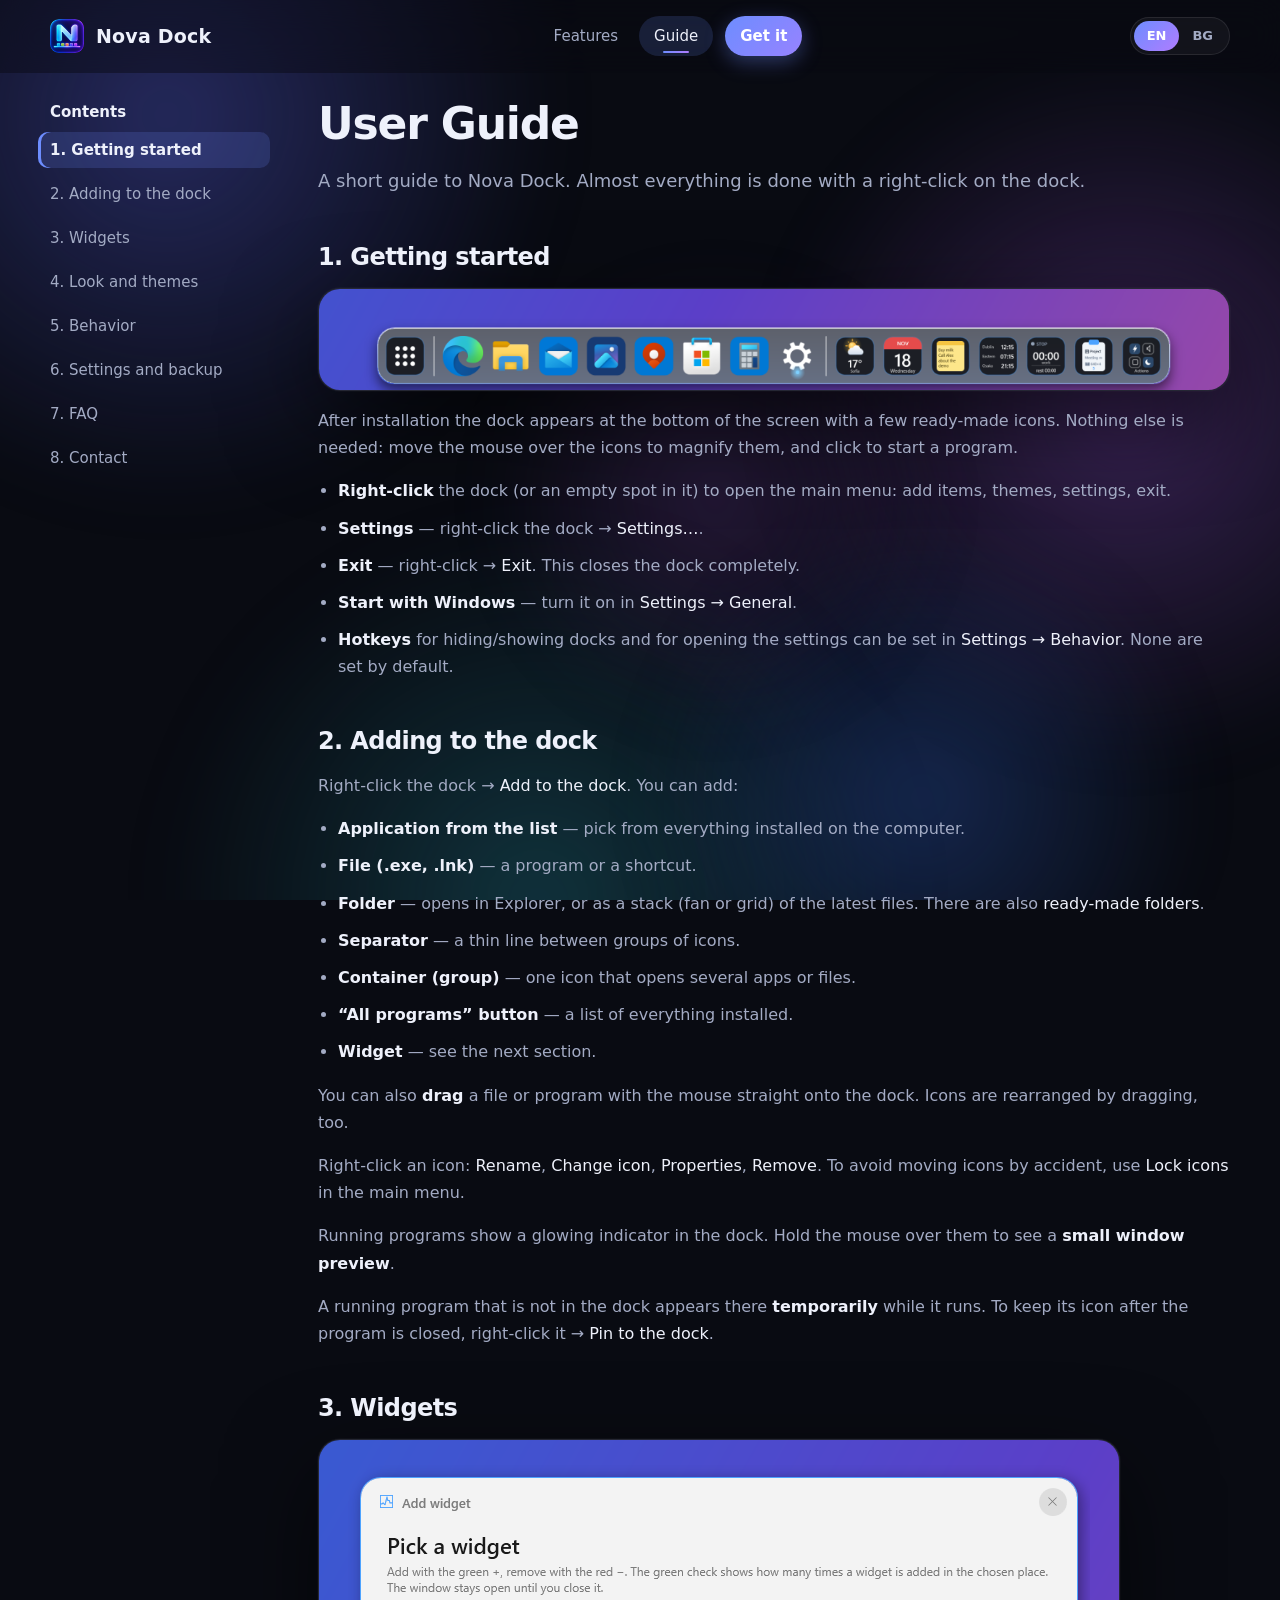
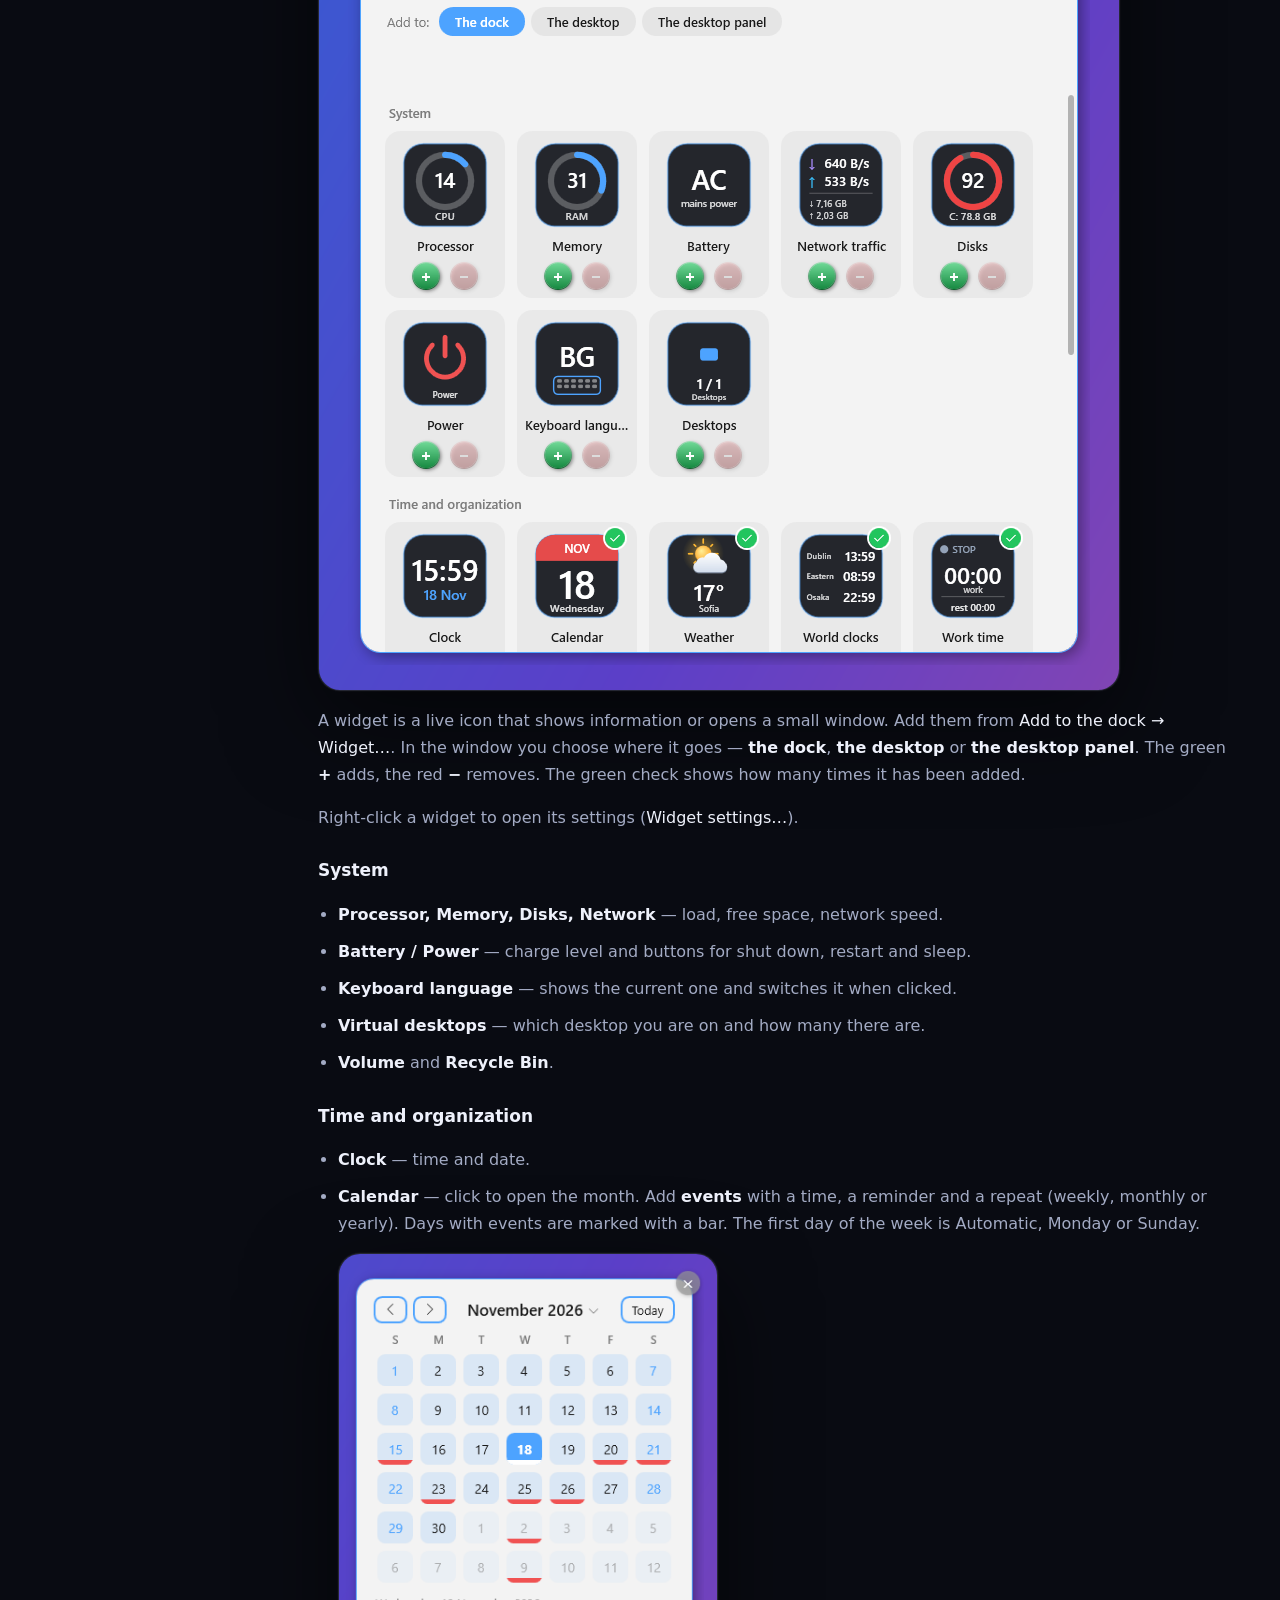
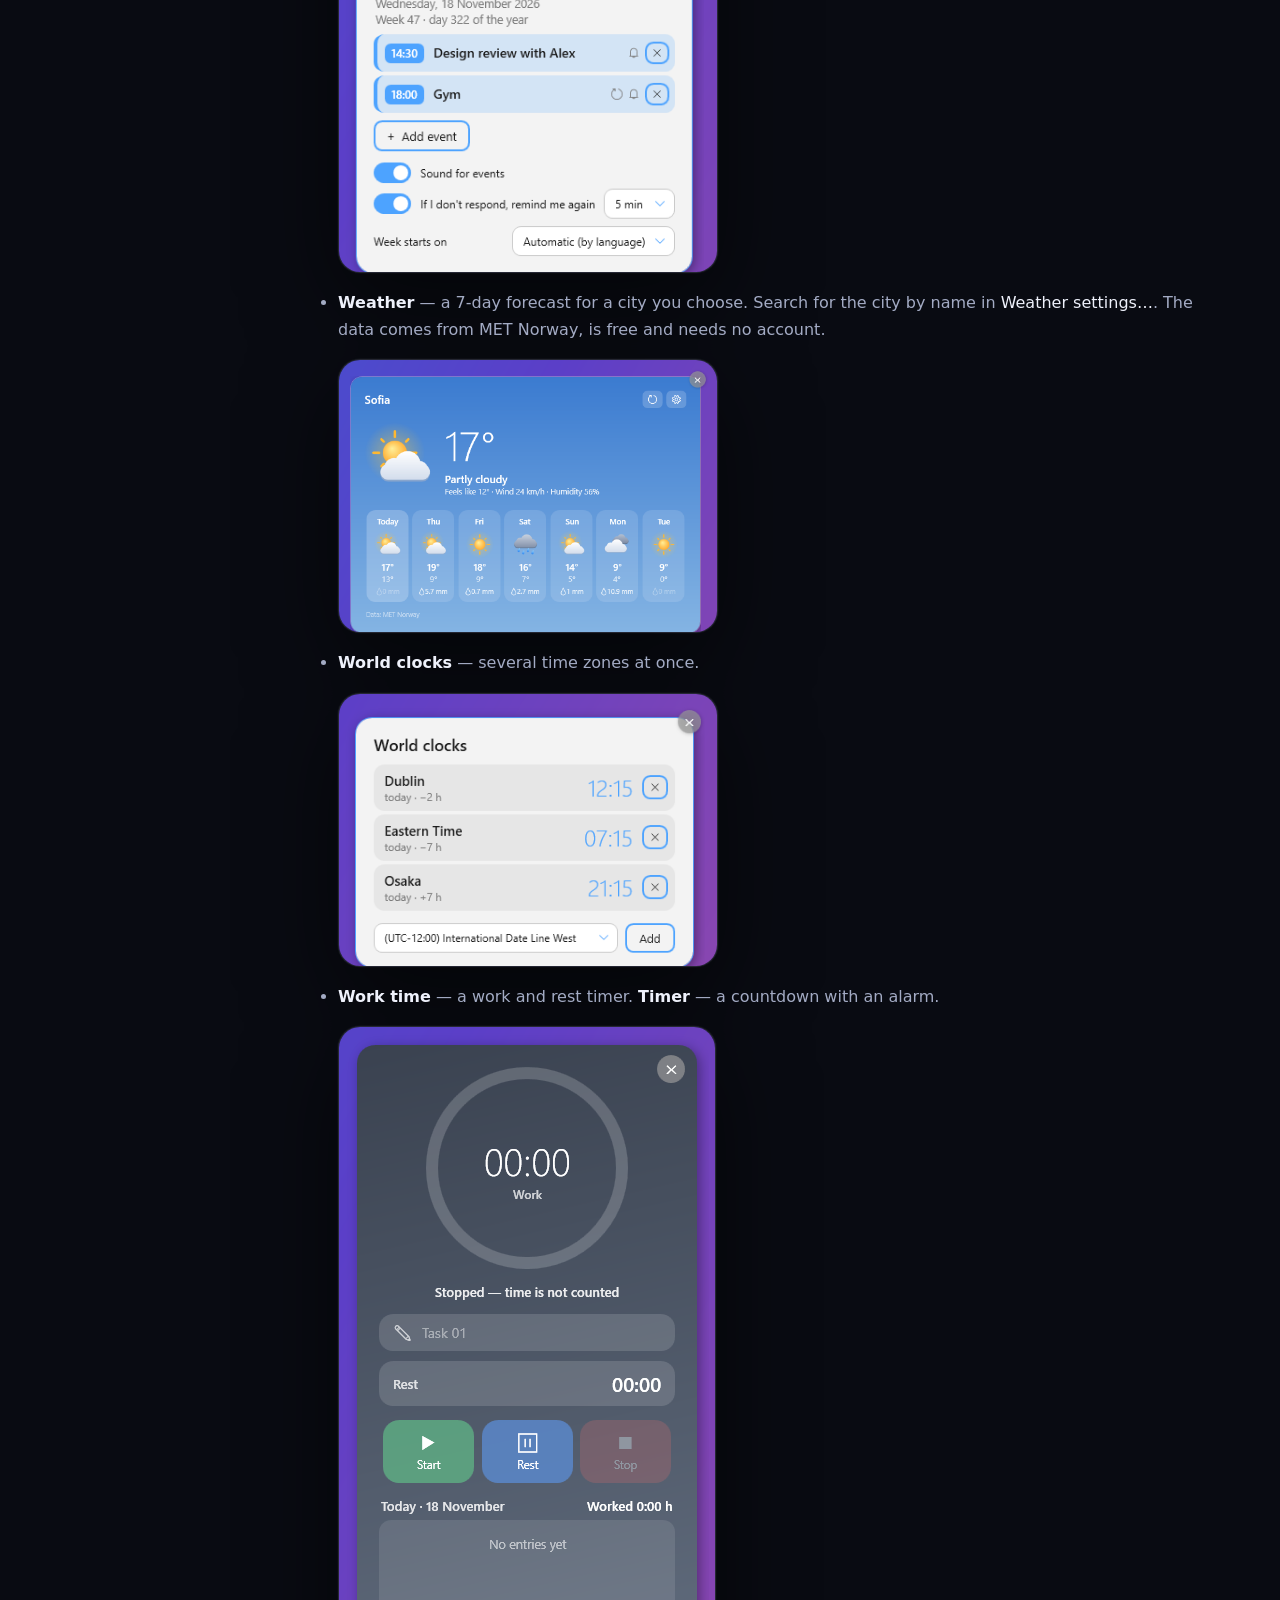
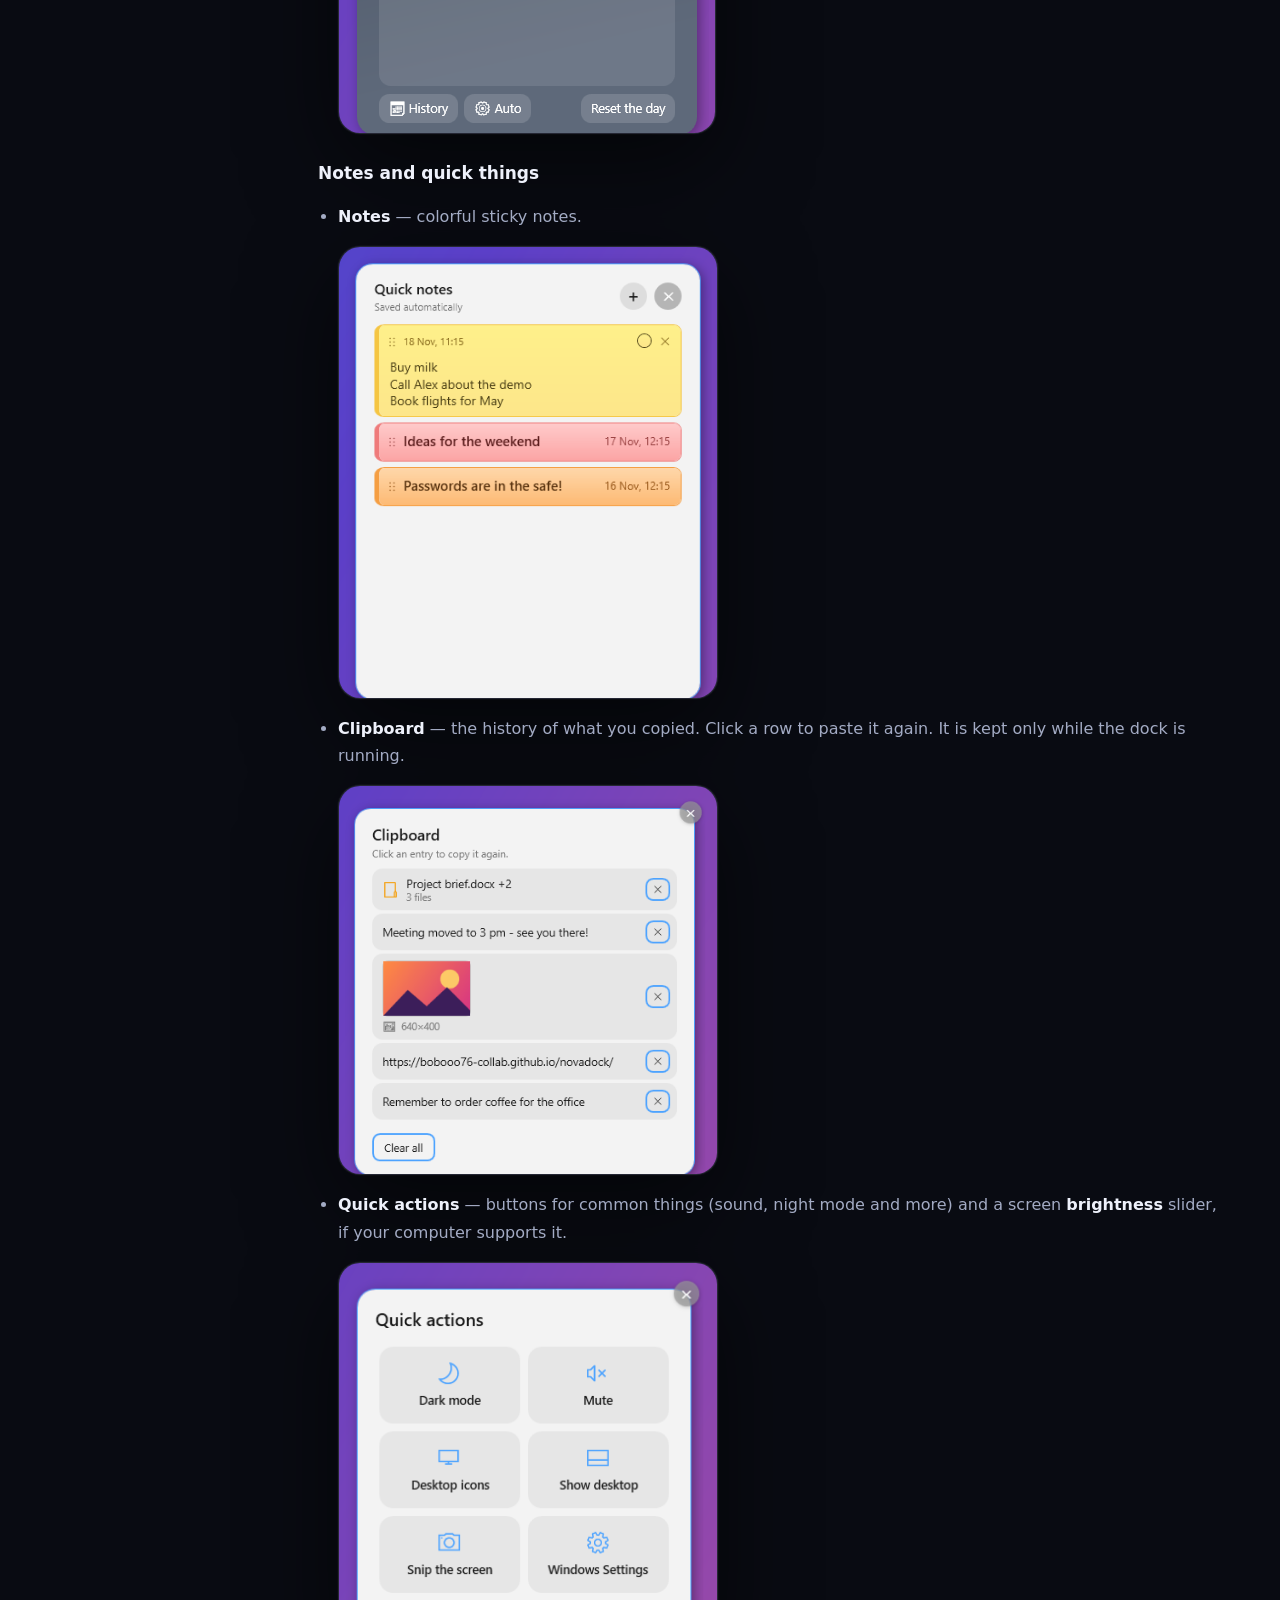
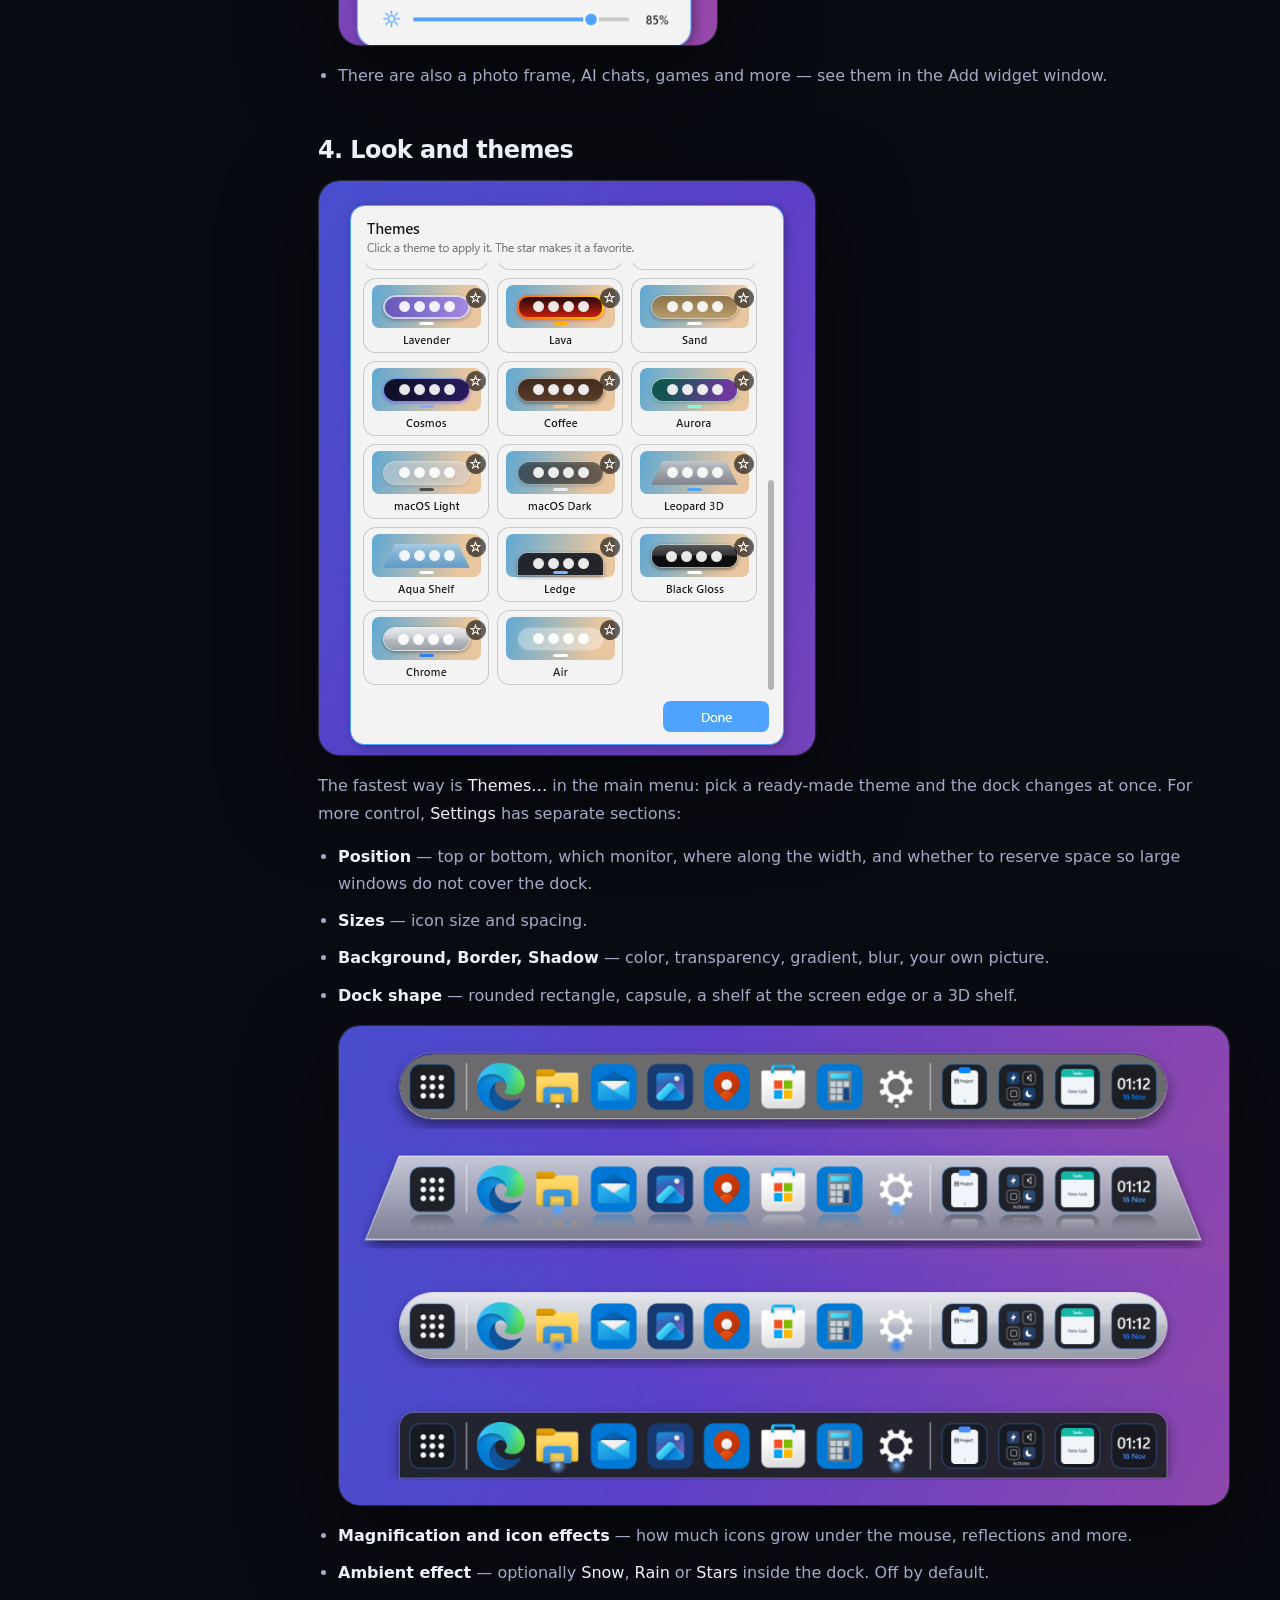
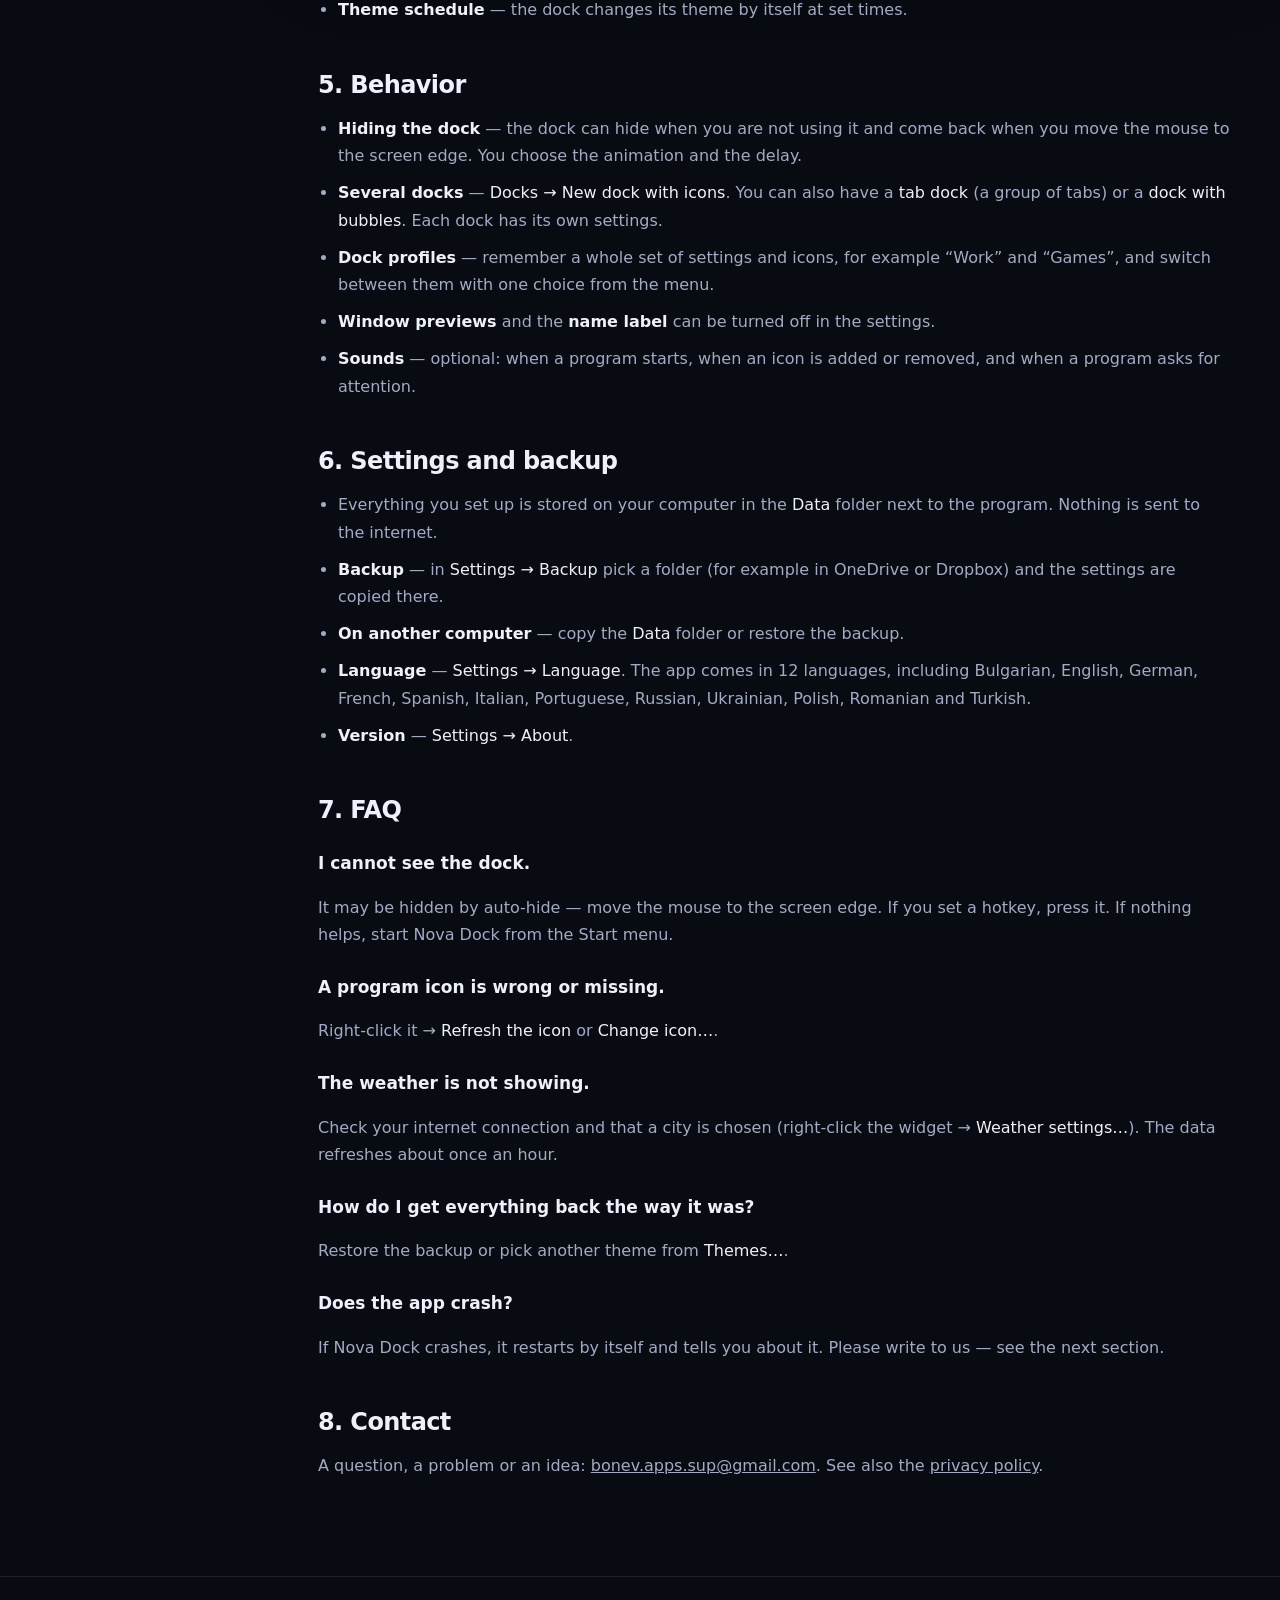
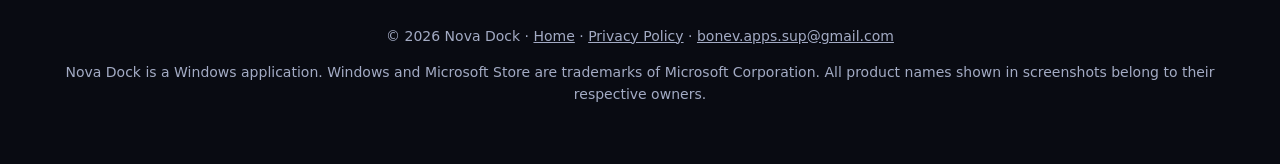
<file: guide.html>
<!doctype html>
<html lang="en">
<head>
<meta charset="utf-8">
<meta name="viewport" content="width=device-width, initial-scale=1">
<title>User Guide — Nova Dock</title>
<meta name="description" content="User guide for Nova Dock, a dock for Windows: adding items, widgets, themes, settings and backup.">
<meta name="theme-color" content="#090b12">
<link rel="icon" type="image/png" href="img/favicon.png">
<link rel="stylesheet" href="css/style.css">
</head>
<body>

<canvas class="trail" aria-hidden="true"></canvas>
<div class="bg" aria-hidden="true"><i></i><i></i><i></i><i></i><i></i></div>

<nav class="top">
  <span class="progress" aria-hidden="true"></span>
  <div class="wrap">
    <a class="brand" href="index.html"><img src="img/icon.png" alt="Nova Dock"> Nova Dock</a>
    <div class="links">
      <a href="index.html#features" data-i18n="nav.features">Features</a>
      <a href="guide.html" data-i18n="nav.guide">Guide</a>
      <a href="index.html#get" class="nav-cta" data-i18n="nav.get">Get it</a>
    </div>
    <div class="lang" role="group" aria-label="Language">
      <button type="button" data-lang="en" class="on">EN</button>
      <button type="button" data-lang="bg">BG</button>
    </div>
  </div>
</nav>

<main class="guide">
  <div class="wrap">

    <div class="l-en guide-layout">

      <aside class="toc" aria-label="Contents">
        <strong>Contents</strong>
        <a href="#start-en">1. Getting started</a>
        <a href="#add-en">2. Adding to the dock</a>
        <a href="#widgets-en">3. Widgets</a>
        <a href="#look-en">4. Look and themes</a>
        <a href="#behavior-en">5. Behavior</a>
        <a href="#backup-en">6. Settings and backup</a>
        <a href="#faq-en">7. FAQ</a>
        <a href="#contact-en">8. Contact</a>
      </aside>

      <article class="guide-body">
        <h1>User Guide</h1>
        <p class="intro">A short guide to Nova Dock. Almost everything is done with a right-click on the dock.</p>

        <h2 id="start-en">1. Getting started</h2>
        <img class="shot" src="img/dock.png" alt="Nova Dock on the desktop" loading="lazy">
        <p>After installation the dock appears at the bottom of the screen with a few ready-made icons. Nothing else is needed: move the mouse over the icons to magnify them, and click to start a program.</p>
        <ul>
          <li><strong>Right-click</strong> the dock (or an empty spot in it) to open the main menu: add items, themes, settings, exit.</li>
          <li><strong>Settings</strong> — right-click the dock → <em>Settings…</em>.</li>
          <li><strong>Exit</strong> — right-click → <em>Exit</em>. This closes the dock completely.</li>
          <li><strong>Start with Windows</strong> — turn it on in <em>Settings → General</em>.</li>
          <li><strong>Hotkeys</strong> for hiding/showing docks and for opening the settings can be set in <em>Settings → Behavior</em>. None are set by default.</li>
        </ul>

        <h2 id="add-en">2. Adding to the dock</h2>
        <p>Right-click the dock → <em>Add to the dock</em>. You can add:</p>
        <ul>
          <li><strong>Application from the list</strong> — pick from everything installed on the computer.</li>
          <li><strong>File (.exe, .lnk)</strong> — a program or a shortcut.</li>
          <li><strong>Folder</strong> — opens in Explorer, or as a stack (fan or grid) of the latest files. There are also <em>ready-made folders</em>.</li>
          <li><strong>Separator</strong> — a thin line between groups of icons.</li>
          <li><strong>Container (group)</strong> — one icon that opens several apps or files.</li>
          <li><strong>“All programs” button</strong> — a list of everything installed.</li>
          <li><strong>Widget</strong> — see the next section.</li>
        </ul>
        <p>You can also <strong>drag</strong> a file or program with the mouse straight onto the dock. Icons are rearranged by dragging, too.</p>
        <p>Right-click an icon: <em>Rename</em>, <em>Change icon</em>, <em>Properties</em>, <em>Remove</em>. To avoid moving icons by accident, use <em>Lock icons</em> in the main menu.</p>
        <p>Running programs show a glowing indicator in the dock. Hold the mouse over them to see a <strong>small window preview</strong>.</p>
        <p>A running program that is not in the dock appears there <strong>temporarily</strong> while it runs. To keep its icon after the program is closed, right-click it → <em>Pin to the dock</em>.</p>

        <h2 id="widgets-en">3. Widgets</h2>
        <img class="shot" src="img/gallery.png" alt="The Add widget window" loading="lazy">
        <p>A widget is a live icon that shows information or opens a small window. Add them from <em>Add to the dock → Widget…</em>. In the window you choose where it goes — <strong>the dock</strong>, <strong>the desktop</strong> or <strong>the desktop panel</strong>. The green <strong>+</strong> adds, the red <strong>−</strong> removes. The green check shows how many times it has been added.</p>
        <p>Right-click a widget to open its settings (<em>Widget settings…</em>).</p>

        <h3>System</h3>
        <ul>
          <li><strong>Processor, Memory, Disks, Network</strong> — load, free space, network speed.</li>
          <li><strong>Battery / Power</strong> — charge level and buttons for shut down, restart and sleep.</li>
          <li><strong>Keyboard language</strong> — shows the current one and switches it when clicked.</li>
          <li><strong>Virtual desktops</strong> — which desktop you are on and how many there are.</li>
          <li><strong>Volume</strong> and <strong>Recycle Bin</strong>.</li>
        </ul>

        <h3>Time and organization</h3>
        <ul>
          <li><strong>Clock</strong> — time and date.</li>
          <li><strong>Calendar</strong> — click to open the month. Add <strong>events</strong> with a time, a reminder and a repeat (weekly, monthly or yearly). Days with events are marked with a bar. The first day of the week is Automatic, Monday or Sunday.
            <img class="shot" src="img/calendar.png" alt="The calendar with events" loading="lazy"></li>
          <li><strong>Weather</strong> — a 7-day forecast for a city you choose. Search for the city by name in <em>Weather settings…</em>. The data comes from MET Norway, is free and needs no account.
            <img class="shot" src="img/weather.png" alt="Weather forecast" loading="lazy"></li>
          <li><strong>World clocks</strong> — several time zones at once.
            <img class="shot" src="img/worldclock.png" alt="World clocks" loading="lazy"></li>
          <li><strong>Work time</strong> — a work and rest timer. <strong>Timer</strong> — a countdown with an alarm.
            <img class="shot" src="img/timer.png" alt="Timer" loading="lazy"></li>
        </ul>

        <h3>Notes and quick things</h3>
        <ul>
          <li><strong>Notes</strong> — colorful sticky notes.
            <img class="shot" src="img/notes.png" alt="Notes" loading="lazy"></li>
          <li><strong>Clipboard</strong> — the history of what you copied. Click a row to paste it again. It is kept only while the dock is running.
            <img class="shot" src="img/clipboard.png" alt="Clipboard history" loading="lazy"></li>
          <li><strong>Quick actions</strong> — buttons for common things (sound, night mode and more) and a screen <strong>brightness</strong> slider, if your computer supports it.
            <img class="shot" src="img/quick.png" alt="Quick actions" loading="lazy"></li>
          <li>There are also a photo frame, AI chats, games and more — see them in the Add widget window.</li>
        </ul>

        <h2 id="look-en">4. Look and themes</h2>
        <img class="shot" src="img/themes.png" alt="Ready-made themes" loading="lazy">
        <p>The fastest way is <em>Themes…</em> in the main menu: pick a ready-made theme and the dock changes at once. For more control, <em>Settings</em> has separate sections:</p>
        <ul>
          <li><strong>Position</strong> — top or bottom, which monitor, where along the width, and whether to reserve space so large windows do not cover the dock.</li>
          <li><strong>Sizes</strong> — icon size and spacing.</li>
          <li><strong>Background, Border, Shadow</strong> — color, transparency, gradient, blur, your own picture.</li>
          <li><strong>Dock shape</strong> — rounded rectangle, capsule, a shelf at the screen edge or a 3D shelf.
            <img class="shot" src="img/shapes.png" alt="Dock shapes" loading="lazy"></li>
          <li><strong>Magnification and icon effects</strong> — how much icons grow under the mouse, reflections and more.</li>
          <li><strong>Ambient effect</strong> — optionally <em>Snow</em>, <em>Rain</em> or <em>Stars</em> inside the dock. Off by default.</li>
          <li><strong>Theme schedule</strong> — the dock changes its theme by itself at set times.</li>
        </ul>

        <h2 id="behavior-en">5. Behavior</h2>
        <ul>
          <li><strong>Hiding the dock</strong> — the dock can hide when you are not using it and come back when you move the mouse to the screen edge. You choose the animation and the delay.</li>
          <li><strong>Several docks</strong> — <em>Docks → New dock with icons</em>. You can also have a <em>tab dock</em> (a group of tabs) or a <em>dock with bubbles</em>. Each dock has its own settings.</li>
          <li><strong>Dock profiles</strong> — remember a whole set of settings and icons, for example “Work” and “Games”, and switch between them with one choice from the menu.</li>
          <li><strong>Window previews</strong> and the <strong>name label</strong> can be turned off in the settings.</li>
          <li><strong>Sounds</strong> — optional: when a program starts, when an icon is added or removed, and when a program asks for attention.</li>
        </ul>

        <h2 id="backup-en">6. Settings and backup</h2>
        <ul>
          <li>Everything you set up is stored on your computer in the <em>Data</em> folder next to the program. Nothing is sent to the internet.</li>
          <li><strong>Backup</strong> — in <em>Settings → Backup</em> pick a folder (for example in OneDrive or Dropbox) and the settings are copied there.</li>
          <li><strong>On another computer</strong> — copy the <em>Data</em> folder or restore the backup.</li>
          <li><strong>Language</strong> — <em>Settings → Language</em>. The app comes in 12 languages, including Bulgarian, English, German, French, Spanish, Italian, Portuguese, Russian, Ukrainian, Polish, Romanian and Turkish.</li>
          <li><strong>Version</strong> — <em>Settings → About</em>.</li>
        </ul>

        <h2 id="faq-en">7. FAQ</h2>
        <h3>I cannot see the dock.</h3>
        <p>It may be hidden by auto-hide — move the mouse to the screen edge. If you set a hotkey, press it. If nothing helps, start Nova Dock from the Start menu.</p>
        <h3>A program icon is wrong or missing.</h3>
        <p>Right-click it → <em>Refresh the icon</em> or <em>Change icon…</em>.</p>
        <h3>The weather is not showing.</h3>
        <p>Check your internet connection and that a city is chosen (right-click the widget → <em>Weather settings…</em>). The data refreshes about once an hour.</p>
        <h3>How do I get everything back the way it was?</h3>
        <p>Restore the backup or pick another theme from <em>Themes…</em>.</p>
        <h3>Does the app crash?</h3>
        <p>If Nova Dock crashes, it restarts by itself and tells you about it. Please write to us — see the next section.</p>

        <h2 id="contact-en">8. Contact</h2>
        <p>A question, a problem or an idea: <a href="mailto:bonev.apps.sup@gmail.com">bonev.apps.sup@gmail.com</a>. See also the <a href="privacy.html">privacy policy</a>.</p>
      </article>
    </div>

    <div class="l-bg guide-layout">

      <aside class="toc" aria-label="Съдържание">
        <strong>Съдържание</strong>
        <a href="#start">1. Първи стъпки</a>
        <a href="#add">2. Добавяне в дока</a>
        <a href="#widgets">3. Уиджети</a>
        <a href="#look">4. Вид и теми</a>
        <a href="#behavior">5. Поведение</a>
        <a href="#backup">6. Настройки и архив</a>
        <a href="#faq">7. Въпроси</a>
        <a href="#contact">8. Контакт</a>
      </aside>

      <article class="guide-body">
        <h1>Ръководство за потребителя</h1>
        <p class="intro">Накратко как се работи с Nova Dock. Почти всичко се прави с десен бутон на мишката върху дока.</p>

        <h2 id="start">1. Първи стъпки</h2>
        <img class="shot" src="img/dock.png" alt="Nova Dock на работния плот" loading="lazy">
        <p>След инсталацията докът се появява в долния край на екрана с няколко готови икони. Нищо друго не е нужно: плъзни мишката върху иконите, за да се увеличат, и щракни, за да стартираш програма.</p>
        <ul>
          <li><strong>Десен бутон</strong> върху дока (или върху празно място в него) отваря главното меню: добавяне, теми, настройки, изход.</li>
          <li><strong>Настройки</strong> — десен бутон върху дока → <em>Настройки…</em>.</li>
          <li><strong>Изход</strong> — десен бутон → <em>Изход</em>. Така докът се затваря напълно.</li>
          <li><strong>Стартиране с Windows</strong> — включва се в <em>Настройки → Общи</em>.</li>
          <li><strong>Бързи клавиши</strong> за скриване/показване на докове и за отваряне на настройките могат да се зададат в <em>Настройки → Поведение</em>. По подразбиране не са зададени.</li>
        </ul>

        <h2 id="add">2. Добавяне на неща в дока</h2>
        <p>Десен бутон върху дока → <em>Добави в дока</em>. Може да добавиш:</p>
        <ul>
          <li><strong>Приложение от списъка</strong> — избираш от всичко инсталирано на компютъра.</li>
          <li><strong>Файл (.exe, .lnk)</strong> — програма или пряк път.</li>
          <li><strong>Папка</strong> — отваря се в Explorer или като купчина (ветрило или мрежа) с последните файлове. Има и <em>готови папки</em>.</li>
          <li><strong>Разделител</strong> — тънка линия между групи икони.</li>
          <li><strong>Контейнер (група)</strong> — една икона, която отваря няколко приложения или файла.</li>
          <li><strong>Бутон „Всички програми“</strong> — списък с всичко инсталирано.</li>
          <li><strong>Уиджет</strong> — виж следващия раздел.</li>
        </ul>
        <p>Можеш и да <strong>влачиш</strong> файл или програма с мишката направо върху дока. Иконите се пренареждат пак с влачене.</p>
        <p>Десен бутон върху самата икона: <em>Преименувай</em>, <em>Смени иконата</em>, <em>Свойства</em>, <em>Премахни</em>. Ако искаш да не ги местиш случайно, ползвай <em>Заключи иконите</em> в главното меню.</p>
        <p>Отворените програми се показват в дока със светещ индикатор. Задръж мишката върху тях, за да видиш <strong>малък преглед на прозореца</strong>.</p>
        <p>Отворена програма, която не е в дока, се показва в него <strong>временно</strong>, докато работи. За да остане иконата и след затваряне на програмата, щракни с десен бутон върху нея → <em>Закачи към дока</em>.</p>

        <h2 id="widgets">3. Уиджети</h2>
        <img class="shot" src="img/gallery.png" alt="Прозорецът за добавяне на уиджет" loading="lazy">
        <p>Уиджетът е жива икона, която показва информация или отваря малък прозорец. Добавят се от <em>Добави в дока → Уиджет…</em>. В прозореца избираш къде да отиде — <strong>в дока</strong>, <strong>на десктопа</strong> или <strong>в панела на десктопа</strong>. Зеленият <strong>+</strong> добавя, червеният <strong>−</strong> маха. Зелената отметка показва колко пъти е добавен.</p>
        <p>Десен бутон върху уиджет отваря неговите настройки (<em>Настройки на уиджета…</em>).</p>

        <h3>Системни</h3>
        <ul>
          <li><strong>Процесор, Памет, Дискове, Мрежа</strong> — натоварване, свободно място, скорост на мрежата.</li>
          <li><strong>Батерия / Захранване</strong> — заряд и бутони за изключване, рестарт и заспиване.</li>
          <li><strong>Език на клавиатурата</strong> — показва текущия и го сменя с щракване.</li>
          <li><strong>Виртуални десктопи</strong> — на кой десктоп си и колко има.</li>
          <li><strong>Сила на звука</strong> и <strong>Кошче</strong>.</li>
        </ul>

        <h3>Време и организация</h3>
        <ul>
          <li><strong>Часовник</strong> — час и дата.</li>
          <li><strong>Календар</strong> — щракни, за да отвориш месеца. Добавяш <strong>събития</strong> с час, напомняне и повторение (всяка седмица, месец или година). Дните със събития са отбелязани с линия. Първият ден от седмицата е Автоматично, понеделник или неделя.
            <img class="shot" src="img/calendar.png" alt="Календарът със събития" loading="lazy"></li>
          <li><strong>Времето</strong> — 7-дневна прогноза за избран от теб град. Градът се търси по име в <em>Настройки на времето…</em>. Данните са от MET Norway, безплатни са и не искат профил.
            <img class="shot" src="img/weather.png" alt="Прогноза за времето" loading="lazy"></li>
          <li><strong>Часовници по света</strong> — няколко часови зони едновременно.
            <img class="shot" src="img/worldclock.png" alt="Часовници по света" loading="lazy"></li>
          <li><strong>Работно време</strong> — таймер за работа и почивка. <strong>Таймер</strong> — обратно броене с аларма.
            <img class="shot" src="img/timer.png" alt="Таймер" loading="lazy"></li>
        </ul>

        <h3>Бележки и бързи неща</h3>
        <ul>
          <li><strong>Бележки</strong> — цветни лепящи бележки.
            <img class="shot" src="img/notes.png" alt="Бележки" loading="lazy"></li>
          <li><strong>Клипборд</strong> — историята на копираното. Щракни върху ред, за да го поставиш отново. Пази се само докато докът работи.
            <img class="shot" src="img/clipboard.png" alt="История на клипборда" loading="lazy"></li>
          <li><strong>Бързи действия</strong> — бутони за често ползвани неща (звук, нощен режим и др.) и плъзгач за <strong>яркост</strong> на екрана, ако компютърът го поддържа.
            <img class="shot" src="img/quick.png" alt="Бързи действия" loading="lazy"></li>
          <li>Има и фоторамка, ИИ чатове, игри и други — виж ги в прозореца за добавяне на уиджет.</li>
        </ul>

        <h2 id="look">4. Вид и теми</h2>
        <img class="shot" src="img/themes.png" alt="Готови теми" loading="lazy">
        <p>Най-бързият начин е <em>Теми…</em> в главното меню: избираш готова тема и докът се променя веднага. Ако искаш повече контрол, в <em>Настройки</em> има отделни секции:</p>
        <ul>
          <li><strong>Позиция</strong> — отгоре или отдолу, на кой монитор, къде по ширина и дали да резервира място, за да не го застъпват големите прозорци.</li>
          <li><strong>Размери</strong> — големина на иконите и разстояния.</li>
          <li><strong>Фон, Рамка, Сянка</strong> — цвят, прозрачност, градиент, размазване, своя картинка.</li>
          <li><strong>Форма на дока</strong> — заоблен правоъгълник, капсула, полица до ръба или 3D полица.
            <img class="shot" src="img/shapes.png" alt="Форми на дока" loading="lazy"></li>
          <li><strong>Увеличение и ефекти върху иконите</strong> — колко растат под мишката, отражения и др.</li>
          <li><strong>Ефект на средата</strong> — по желание <em>Сняг</em>, <em>Дъжд</em> или <em>Звезди</em> вътре в дока. По подразбиране е изключен.</li>
          <li><strong>Теми по график</strong> — докът сменя темата сам по часове.</li>
        </ul>

        <h2 id="behavior">5. Поведение</h2>
        <ul>
          <li><strong>Скриване на дока</strong> — докът може да се скрива, когато не го ползваш, и да се връща, щом приближиш мишката до ръба. Избираш анимацията и забавянето.</li>
          <li><strong>Няколко дока</strong> — <em>Докове → Нов док с икони</em>. Можеш да имаш и <em>таб док</em> (група от табове) или <em>док с балончета</em>. Всеки док има собствени настройки.</li>
          <li><strong>Профили на дока</strong> — запомнят цял набор от настройки и икони, например „Работа“ и „Игри“, и се сменят с един избор от менюто.</li>
          <li><strong>Прегледи на прозорци</strong> и <strong>надпис с името</strong> могат да се изключат от настройките.</li>
          <li><strong>Звуци</strong> — по желание: при стартиране на програма, при добавяне и махане на икона и когато програма иска внимание.</li>
        </ul>

        <h2 id="backup">6. Настройки и архив</h2>
        <ul>
          <li>Всичко, което настройваш, се пази на твоя компютър в папка <em>Data</em> до програмата. Нищо не се изпраща в интернет.</li>
          <li><strong>Резервно копие</strong> — в <em>Настройки → Резервно копие</em> избираш папка (например в OneDrive или Dropbox) и настройките се копират там.</li>
          <li><strong>На друг компютър</strong> — копирай папката <em>Data</em> или върни резервното копие.</li>
          <li><strong>Език</strong> — <em>Настройки → Език</em>. Приложението е на 12 езика, сред които български, английски, немски, френски, испански, италиански, португалски, руски, украински, полски, румънски и турски.</li>
          <li><strong>Версия</strong> — <em>Настройки → За приложението</em>.</li>
        </ul>

        <h2 id="faq">7. Често задавани въпроси</h2>
        <h3>Докът не се вижда.</h3>
        <p>Може да е скрит от автоматичното скриване — приближи мишката до ръба на екрана. Ако си задал бърз клавиш, натисни го. Ако нищо не помага, стартирай Nova Dock от менюто „Старт“.</p>
        <h3>Иконата на програма е грешна или липсва.</h3>
        <p>Десен бутон върху нея → <em>Обнови иконата</em> или <em>Смени иконата…</em>.</p>
        <h3>Времето не се показва.</h3>
        <p>Провери интернет връзката и дали е избран град (десен бутон върху уиджета → <em>Настройки на времето…</em>). Данните се обновяват на около час.</p>
        <h3>Как да върна всичко, както беше?</h3>
        <p>Върни резервното копие или избери друга тема от <em>Теми…</em>.</p>
        <h3>Приложението срива ли се?</h3>
        <p>Ако Nova Dock се срине, сам се стартира отново и ти казва за това. Моля, пиши ни — виж следващия раздел.</p>

        <h2 id="contact">8. Контакт</h2>
        <p>Въпрос, проблем или идея: <a href="mailto:bonev.apps.sup@gmail.com">bonev.apps.sup@gmail.com</a>. Виж и <a href="privacy.html">политиката за поверителност</a>.</p>
      </article>
    </div>

  </div>
</main>

<footer>
  <div class="wrap">
    <p>© <span id="year">2026</span> Nova Dock · <a href="index.html" data-i18n="legal.home">Home</a> · <a href="privacy.html" data-i18n="foot.privacy">Privacy Policy</a> · <a href="mailto:bonev.apps.sup@gmail.com">bonev.apps.sup@gmail.com</a></p>
    <p data-i18n="foot.text"></p>
  </div>
</footer>

<script src="js/lang-en.js"></script>
<script src="js/lang-bg.js"></script>
<script src="js/site.js"></script>
<script src="js/nav.js"></script>
<script src="js/guide.js"></script>
</body>
</html>
</file>
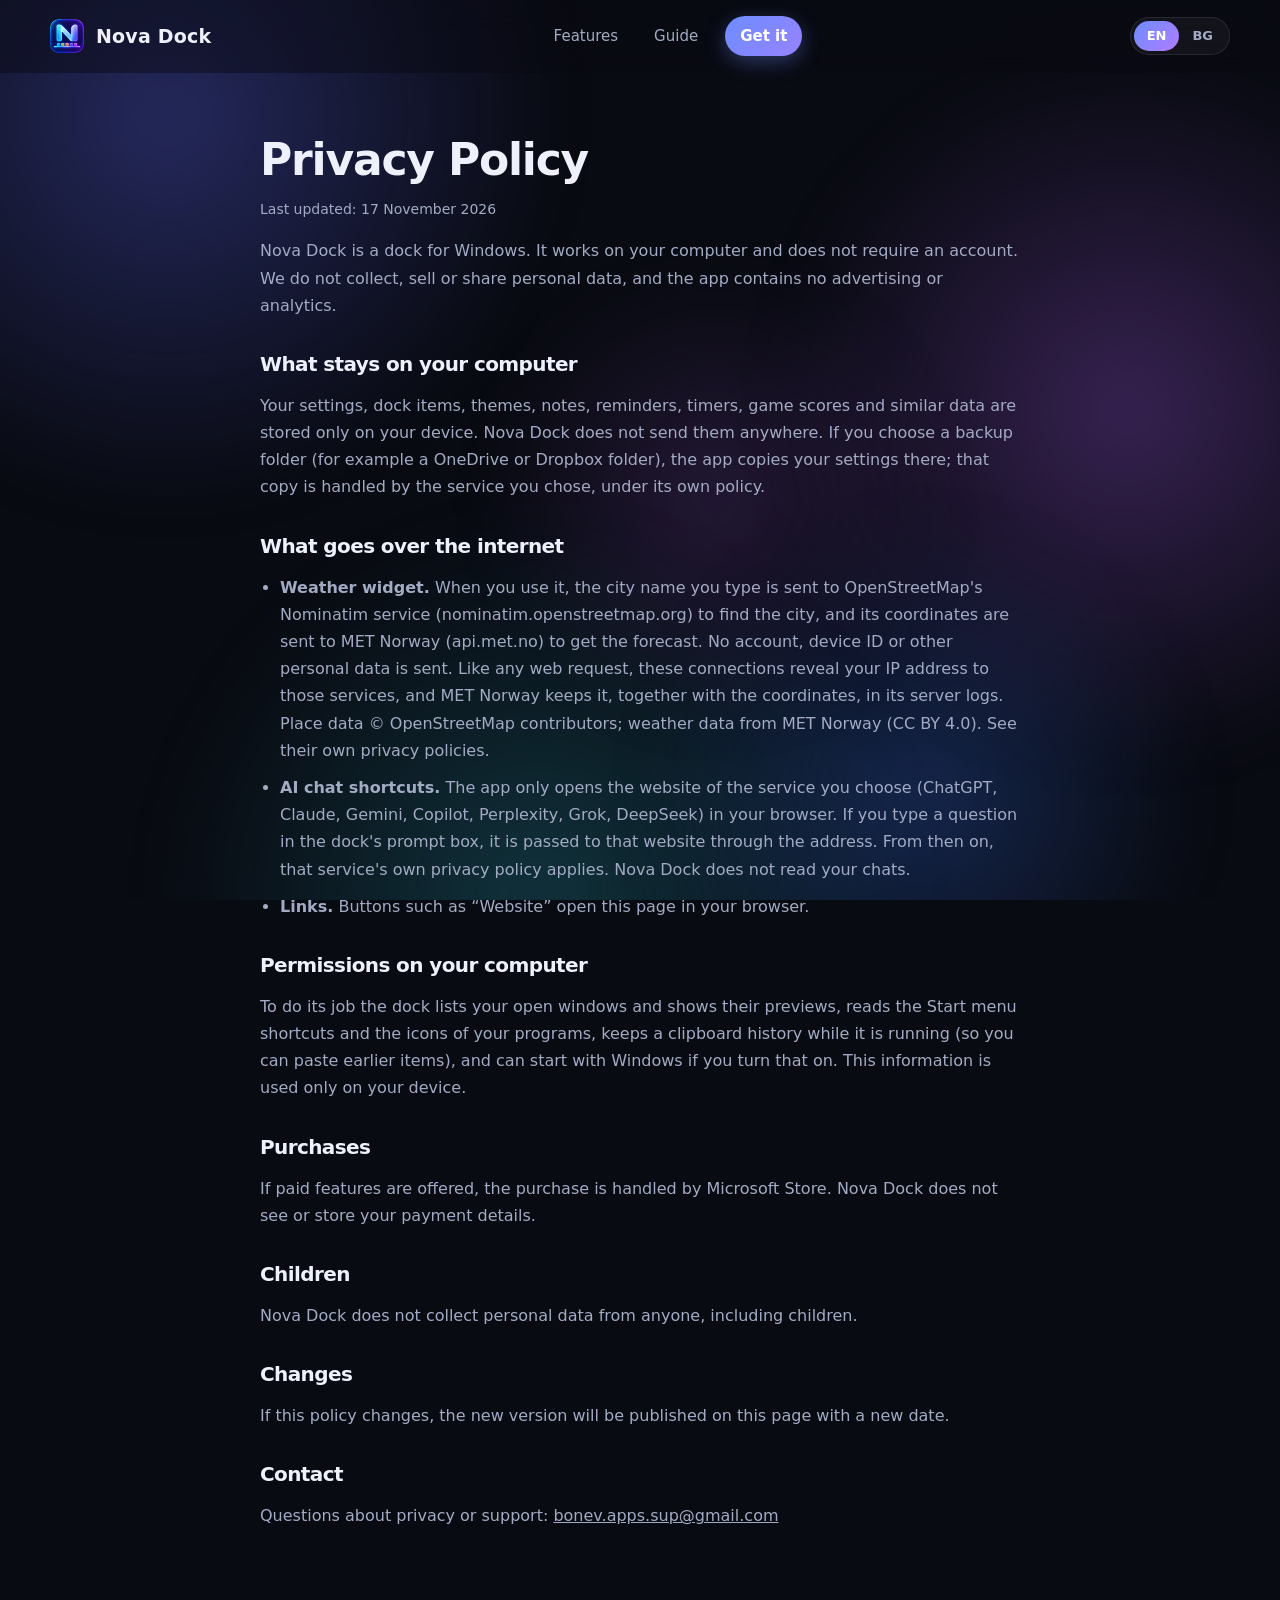
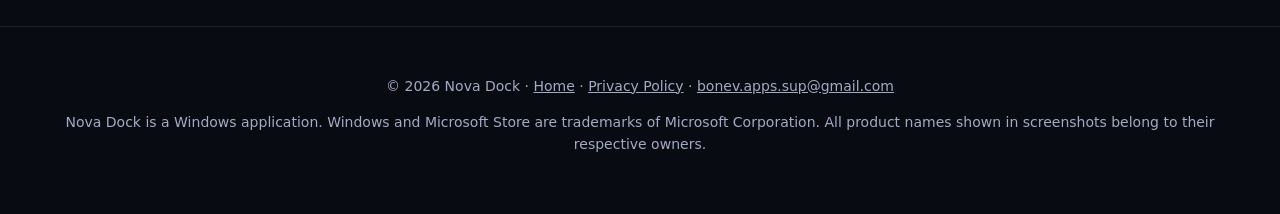
<file: privacy.html>
<!doctype html>
<html lang="en">
<head>
<meta charset="utf-8">
<meta name="viewport" content="width=device-width, initial-scale=1">
<title>Privacy Policy — Nova Dock</title>
<meta name="description" content="Privacy policy of Nova Dock, a dock for Windows. No accounts, no tracking, no advertising.">
<meta name="theme-color" content="#090b12">
<link rel="icon" type="image/png" href="img/favicon.png">
<link rel="stylesheet" href="css/style.css">
</head>
<body>

<canvas class="trail" aria-hidden="true"></canvas>
<div class="bg" aria-hidden="true"><i></i><i></i><i></i><i></i><i></i></div>

<nav class="top">
  <span class="progress" aria-hidden="true"></span>
  <div class="wrap">
    <a class="brand" href="index.html"><img src="img/icon.png" alt="Nova Dock"> Nova Dock</a>
    <div class="links">
      <a href="index.html#features" data-i18n="nav.features">Features</a>
      <a href="guide.html" data-i18n="nav.guide">Guide</a>
      <a href="index.html#get" class="nav-cta" data-i18n="nav.get">Get it</a>
    </div>
    <div class="lang" role="group" aria-label="Language">
      <button type="button" data-lang="en" class="on">EN</button>
      <button type="button" data-lang="bg">BG</button>
    </div>
  </div>
</nav>

<main class="legal">
  <div class="wrap">

    <article class="l-en">
      <h1>Privacy Policy</h1>
      <p class="upd">Last updated: 17 November 2026</p>

      <p>Nova Dock is a dock for Windows. It works on your computer and does not require an account. We do not collect, sell or share personal data, and the app contains no advertising or analytics.</p>

      <h2>What stays on your computer</h2>
      <p>Your settings, dock items, themes, notes, reminders, timers, game scores and similar data are stored only on your device. Nova Dock does not send them anywhere. If you choose a backup folder (for example a OneDrive or Dropbox folder), the app copies your settings there; that copy is handled by the service you chose, under its own policy.</p>

      <h2>What goes over the internet</h2>
      <ul>
        <li><strong>Weather widget.</strong> When you use it, the city name you type is sent to OpenStreetMap's Nominatim service (nominatim.openstreetmap.org) to find the city, and its coordinates are sent to MET Norway (api.met.no) to get the forecast. No account, device ID or other personal data is sent. Like any web request, these connections reveal your IP address to those services, and MET Norway keeps it, together with the coordinates, in its server logs. Place data © OpenStreetMap contributors; weather data from MET Norway (CC BY 4.0). See their own privacy policies.</li>
        <li><strong>AI chat shortcuts.</strong> The app only opens the website of the service you choose (ChatGPT, Claude, Gemini, Copilot, Perplexity, Grok, DeepSeek) in your browser. If you type a question in the dock's prompt box, it is passed to that website through the address. From then on, that service's own privacy policy applies. Nova Dock does not read your chats.</li>
        <li><strong>Links.</strong> Buttons such as “Website” open this page in your browser.</li>
      </ul>

      <h2>Permissions on your computer</h2>
      <p>To do its job the dock lists your open windows and shows their previews, reads the Start menu shortcuts and the icons of your programs, keeps a clipboard history while it is running (so you can paste earlier items), and can start with Windows if you turn that on. This information is used only on your device.</p>

      <h2>Purchases</h2>
      <p>If paid features are offered, the purchase is handled by Microsoft Store. Nova Dock does not see or store your payment details.</p>

      <h2>Children</h2>
      <p>Nova Dock does not collect personal data from anyone, including children.</p>

      <h2>Changes</h2>
      <p>If this policy changes, the new version will be published on this page with a new date.</p>

      <h2>Contact</h2>
      <p>Questions about privacy or support: <a href="mailto:bonev.apps.sup@gmail.com">bonev.apps.sup@gmail.com</a></p>
    </article>

    <article class="l-bg">
      <h1>Политика за поверителност</h1>
      <p class="upd">Последна промяна: 17 ноември 2026 г.</p>

      <p>Nova Dock е док за Windows. Работи на твоя компютър и не изисква профил. Не събираме, не продаваме и не споделяме лични данни, а приложението няма реклами и статистика.</p>

      <h2>Какво остава на твоя компютър</h2>
      <p>Настройките, иконите в дока, темите, бележките, напомнянията, таймерите, резултатите от игрите и подобни данни се пазят само на твоето устройство. Nova Dock не ги изпраща никъде. Ако избереш папка за архив (например OneDrive или Dropbox), приложението копира настройките там; това копие се обработва от услугата, която си избрал, по нейната политика.</p>

      <h2>Какво минава през интернет</h2>
      <ul>
        <li><strong>Уиджет „Времето“.</strong> Когато го ползваш, името на града, който въвеждаш, се изпраща към услугата Nominatim на OpenStreetMap (nominatim.openstreetmap.org), за да се намери градът, а координатите му — към MET Norway (api.met.no), за да се вземе прогнозата. Не се изпращат профил, номер на устройство или други лични данни. Както при всяка интернет заявка, тези услуги виждат IP адреса ти, а MET Norway го пази заедно с координатите в логовете на сървърите си. Данни за местата © сътрудниците на OpenStreetMap; данни за времето от MET Norway (CC BY 4.0). Виж техните политики за поверителност.</li>
        <li><strong>ИИ чатове.</strong> Приложението само отваря в браузъра ти сайта на избраната услуга (ChatGPT, Claude, Gemini, Copilot, Perplexity, Grok, DeepSeek). Ако напишеш въпрос в полето на дока, той се предава на този сайт чрез адреса. Оттам нататък важи политиката на самата услуга. Nova Dock не чете разговорите ти.</li>
        <li><strong>Връзки.</strong> Бутони като „Уебсайт“ отварят тази страница в браузъра.</li>
      </ul>

      <h2>Разрешения на компютъра</h2>
      <p>За да работи, докът показва отворените ти прозорци и техните прегледи, чете преките пътища от менюто „Старт“ и иконите на програмите, пази история на клипборда, докато работи (за да можеш да поставяш по-ранни неща), и може да стартира с Windows, ако го включиш. Тази информация се ползва само на твоето устройство.</p>

      <h2>Покупки</h2>
      <p>Ако има платени функции, покупката се обработва от Microsoft Store. Nova Dock не вижда и не пази платежните ти данни.</p>

      <h2>Деца</h2>
      <p>Nova Dock не събира лични данни от никого, включително от деца.</p>

      <h2>Промени</h2>
      <p>При промяна на политиката новата версия ще бъде публикувана на тази страница с нова дата.</p>

      <h2>Контакт</h2>
      <p>Въпроси за поверителността и поддръжка: <a href="mailto:bonev.apps.sup@gmail.com">bonev.apps.sup@gmail.com</a></p>
    </article>

  </div>
</main>

<footer>
  <div class="wrap">
    <p>© <span id="year">2026</span> Nova Dock · <a href="index.html" data-i18n="legal.home">Home</a> · <a href="privacy.html" data-i18n="foot.privacy">Privacy Policy</a> · <a href="mailto:bonev.apps.sup@gmail.com">bonev.apps.sup@gmail.com</a></p>
    <p data-i18n="foot.text"></p>
  </div>
</footer>

<script src="js/lang-en.js"></script>
<script src="js/lang-bg.js"></script>
<script src="js/site.js"></script>
<script src="js/nav.js"></script>
</body>
</html>
</file>
<file: css/style.css>
:root {
  --bg: #090b12;
  --bg-2: #0f1220;
  --card: rgba(255, 255, 255, 0.045);
  --card-border: rgba(255, 255, 255, 0.09);
  --text: #eef1fb;
  --dim: #a3abc4;
  --accent: #6d8dff;
  --accent-2: #b07cff;
  --accent-3: #4fd1c5;
  --radius: 20px;
  --max: 1180px;
}

* { box-sizing: border-box; }

html { scroll-behavior: smooth; }

body {
  margin: 0;
  background: var(--bg);
  color: var(--text);
  font-family: "Segoe UI", system-ui, -apple-system, "Helvetica Neue", Arial, sans-serif;
  line-height: 1.6;
  -webkit-font-smoothing: antialiased;
  overflow-x: hidden;
}

.bg {
  position: fixed;
  inset: 0;
  z-index: -2;
  overflow: hidden;
  pointer-events: none;
}

.bg i {
  position: absolute;
  border-radius: 50%;
  filter: blur(30px);
  will-change: transform;
}

.bg i:nth-child(1) {
  width: 62vmax; height: 62vmax; left: -18vmax; top: -22vmax;
  background: radial-gradient(circle at center, rgba(66, 72, 170, 0.5) 0%, rgba(66, 72, 170, 0.22) 38%, transparent 70%);
  animation: drift1 70s ease-in-out infinite alternate;
}

.bg i:nth-child(2) {
  width: 56vmax; height: 56vmax; right: -16vmax; top: 4vmax;
  background: radial-gradient(circle at center, rgba(112, 62, 160, 0.46) 0%, rgba(112, 62, 160, 0.2) 38%, transparent 70%);
  animation: drift2 86s ease-in-out infinite alternate;
}

.bg i:nth-child(3) {
  width: 60vmax; height: 60vmax; left: 12vmax; bottom: -30vmax;
  background: radial-gradient(circle at center, rgba(28, 108, 122, 0.42) 0%, rgba(28, 108, 122, 0.18) 38%, transparent 70%);
  animation: drift3 78s ease-in-out infinite alternate;
}

.bg i:nth-child(4) {
  width: 44vmax; height: 44vmax; right: 6vmax; bottom: -14vmax;
  background: radial-gradient(circle at center, rgba(40, 82, 170, 0.4) 0%, rgba(40, 82, 170, 0.17) 40%, transparent 70%);
  animation: drift4 94s ease-in-out infinite alternate;
}

.bg i:nth-child(5) {
  width: 36vmax; height: 36vmax; left: 38vmax; top: 30vh;
  background: radial-gradient(circle at center, rgba(94, 52, 130, 0.32) 0%, rgba(94, 52, 130, 0.14) 40%, transparent 70%);
  animation: drift5 104s ease-in-out infinite alternate;
}

@keyframes drift1 { from { transform: translate(0, 0) scale(1); } to { transform: translate(18vmax, 14vmax) scale(1.18); } }
@keyframes drift2 { from { transform: translate(0, 0) scale(1.1); } to { transform: translate(-20vmax, 18vmax) scale(0.92); } }
@keyframes drift3 { from { transform: translate(0, 0) scale(1); } to { transform: translate(22vmax, -12vmax) scale(1.2); } }
@keyframes drift4 { from { transform: translate(0, 0) scale(1.12); } to { transform: translate(-16vmax, -18vmax) scale(0.9); } }
@keyframes drift5 { from { transform: translate(-10vmax, 0) scale(0.95); } to { transform: translate(14vmax, 10vmax) scale(1.2); } }

.trail {
  position: fixed;
  left: 0;
  top: 0;
  width: 100vw;
  height: 100vh;
  z-index: 100;
  pointer-events: none;
}

@media (hover: none), (pointer: coarse) {
  .trail { display: none; }
}
}

img { max-width: 100%; display: block; }

a { color: inherit; text-decoration: none; }

.wrap { width: min(var(--max), 100% - 40px); margin: 0 auto; }

svg.i { width: 24px; height: 24px; stroke: currentColor; fill: none; stroke-width: 1.7; stroke-linecap: round; stroke-linejoin: round; }

nav.top {
  position: fixed;
  top: 0;
  left: 0;
  right: 0;
  z-index: 20;
  backdrop-filter: blur(16px);
  background: rgba(9, 11, 18, 0.45);
  border-bottom: 1px solid transparent;
  transition: background .3s, border-color .3s, box-shadow .3s;
}
nav.top.scrolled { background: rgba(9, 11, 18, 0.82); border-bottom-color: var(--card-border); box-shadow: 0 10px 30px rgba(0, 0, 0, 0.35); }
nav.top .progress {
  position: absolute; left: 0; bottom: -1px; height: 2px; width: 100%;
  background: linear-gradient(90deg, var(--accent), var(--accent-2), var(--accent-3));
  transform: scaleX(0); transform-origin: left; pointer-events: none;
}

nav.top .wrap { display: flex; align-items: center; justify-content: space-between; height: 72px; gap: 16px; transition: height .3s; }
nav.top.scrolled .wrap { height: 58px; }

.brand { display: flex; align-items: center; gap: 12px; font-weight: 700; font-size: 19px; letter-spacing: 0.2px; }
.brand img { width: 34px; height: 34px; border-radius: 9px; transition: transform .35s cubic-bezier(.3, 1.6, .5, 1), box-shadow .35s; }
.brand:hover img { transform: rotate(-8deg) scale(1.12); box-shadow: 0 0 22px rgba(109, 141, 255, 0.6); }

.links { display: flex; align-items: center; gap: 6px; font-size: 15px; font-weight: 500; }
.links a {
  position: relative; color: var(--dim); padding: 8px 15px; border-radius: 999px;
  transition: color .2s, background .2s, transform .2s;
}
.links a::after {
  content: ""; position: absolute; left: 50%; bottom: 3px; width: 0; height: 2px; border-radius: 2px;
  background: linear-gradient(90deg, var(--accent), var(--accent-2)); transform: translateX(-50%); transition: width .25s;
}
.links a:hover { color: var(--text); background: rgba(255, 255, 255, 0.07); transform: translateY(-1px); }
.links a:hover::after { width: 26px; }
.links a.on { color: var(--text); background: rgba(109, 141, 255, 0.16); }
.links a.on::after { width: 26px; }
.links a.nav-cta {
  color: #fff; font-weight: 600; margin-left: 6px;
  background: linear-gradient(135deg, var(--accent), var(--accent-2)); background-size: 160% 160%;
  box-shadow: 0 6px 20px rgba(109, 141, 255, 0.35);
}
.links a.nav-cta::after { display: none; }
.links a.nav-cta:hover { background-position: 100% 0; box-shadow: 0 8px 26px rgba(176, 124, 255, 0.5); transform: translateY(-2px); }

.lang { display: inline-flex; border: 1px solid var(--card-border); border-radius: 999px; padding: 3px; background: var(--card); }
.lang button {
  border: 0; background: transparent; color: var(--dim); font: inherit; font-size: 13px; font-weight: 600;
  padding: 5px 13px; border-radius: 999px; cursor: pointer; transition: 0.2s;
}
.lang button.on { background: linear-gradient(135deg, var(--accent), var(--accent-2)); color: #fff; }

.hero { text-align: center; padding: 18px 0 40px; }

.chips { display: flex; justify-content: center; flex-wrap: wrap; gap: 10px; margin-bottom: 26px; }
.chip {
  font-size: 13px; color: var(--dim); border: 1px solid var(--card-border); background: var(--card);
  padding: 5px 14px; border-radius: 999px;
}

h1 {
  font-size: clamp(38px, 6.4vw, 70px);
  line-height: 1.08;
  margin: 0 auto 22px;
  max-width: 900px;
  letter-spacing: -1.2px;
}

.grad {
  background: linear-gradient(120deg, #8fb0ff, #c39bff 55%, #6ee7d8);
  -webkit-background-clip: text; background-clip: text; color: transparent;
}

.lead { font-size: clamp(17px, 2vw, 20px); color: var(--dim); max-width: 760px; margin: 0 auto 34px; }

.cta { display: flex; justify-content: center; flex-wrap: wrap; gap: 14px; }

.btn {
  display: inline-flex; align-items: center; gap: 10px; padding: 14px 26px; border-radius: 14px;
  font-weight: 600; font-size: 16px; border: 1px solid var(--card-border); transition: 0.2s;
}
.btn.primary { background: linear-gradient(135deg, var(--accent), var(--accent-2)); border-color: transparent; color: #fff; box-shadow: 0 10px 34px rgba(109, 141, 255, 0.35); }
.btn.primary:hover { transform: translateY(-2px); }
.btn.ghost { background: var(--card); }
.btn.ghost:hover { background: rgba(255, 255, 255, 0.09); }
.btn.soon { background: var(--card); color: var(--dim); cursor: default; }

.shot {
  border-radius: 22px; border: 1px solid var(--card-border);
  box-shadow: 0 30px 90px rgba(0, 0, 0, 0.55), 0 0 0 1px rgba(255, 255, 255, 0.03);
  background: var(--bg-2);
}

.hero .shot { margin: 54px auto 0; max-width: 1060px; }

section { padding: 84px 0; }

.eyebrow { color: var(--accent); font-weight: 700; font-size: 13px; letter-spacing: 1.6px; text-transform: uppercase; margin-bottom: 12px; }

h2 { font-size: clamp(28px, 4vw, 42px); line-height: 1.15; margin: 0 0 16px; letter-spacing: -0.6px; }

.sub { color: var(--dim); font-size: 18px; max-width: 700px; }

.center { text-align: center; }
.center .sub { margin: 0 auto; }

.grid { display: grid; grid-template-columns: repeat(auto-fill, minmax(290px, 1fr)); gap: 18px; margin-top: 46px; }

.card {
  background: var(--card); border: 1px solid var(--card-border); border-radius: var(--radius);
  padding: 26px; transition: 0.25s;
}
.card:hover { transform: translateY(-4px); background: rgba(255, 255, 255, 0.07); border-color: rgba(255, 255, 255, 0.16); }

.ico {
  width: 50px; height: 50px; border-radius: 14px; display: grid; place-items: center; margin-bottom: 16px; color: #fff;
  background: linear-gradient(135deg, var(--c1, #6d8dff), var(--c2, #b07cff));
  box-shadow: 0 8px 22px rgba(109, 141, 255, 0.22);
}

.card h3 { margin: 0 0 8px; font-size: 19px; }
.card p { margin: 0; color: var(--dim); font-size: 15.5px; }

.split { display: grid; grid-template-columns: minmax(0, 1fr) minmax(0, 1.15fr); gap: 56px; align-items: center; }
.split.rev { grid-template-columns: minmax(0, 1.15fr) minmax(0, 1fr); }
.split > * { min-width: 0; }
.split .shot { width: 100%; height: auto; }
.split.rev .text { order: 2; }

.split .text p { color: var(--dim); font-size: 17.5px; margin: 0 0 14px; }

.ticks { list-style: none; padding: 0; margin: 18px 0 0; display: grid; gap: 10px; }
.ticks li { position: relative; padding-left: 30px; color: var(--text); font-size: 16px; }
.ticks li::before {
  content: ""; position: absolute; left: 0; top: 7px; width: 17px; height: 17px; border-radius: 50%;
  background: linear-gradient(135deg, var(--accent), var(--accent-3));
}
.ticks li::after {
  content: ""; position: absolute; left: 5px; top: 11px; width: 7px; height: 4px; border-left: 2px solid #fff; border-bottom: 2px solid #fff; transform: rotate(-45deg);
}

.gallery { display: grid; grid-template-columns: repeat(auto-fit, minmax(240px, 1fr)); gap: 20px; margin-top: 44px; align-items: start; }
.gallery figure { margin: 0; }
.gallery .shot { width: 100%; }
.gallery figcaption { text-align: center; color: var(--dim); font-size: 15px; margin-top: 12px; }

.band {
  background: linear-gradient(180deg, rgba(255, 255, 255, 0.035), rgba(255, 255, 255, 0));
  border-top: 1px solid var(--card-border); border-bottom: 1px solid var(--card-border);
}

.final {
  text-align: center; padding: 92px 0 100px;
}
.final .box {
  border: 1px solid var(--card-border); border-radius: 30px; padding: 64px 28px;
  background: radial-gradient(700px 300px at 50% 0%, rgba(109, 141, 255, 0.2), transparent 70%), var(--card);
}

footer { border-top: 1px solid var(--card-border); padding: 34px 0 44px; color: var(--dim); font-size: 14px; text-align: center; }

.reveal { opacity: 0; transform: translateY(24px); transition: opacity 0.7s ease, transform 0.7s ease; }
.reveal.in { opacity: 1; transform: none; }

@media (max-width: 880px) {
  .links a:not(.nav-cta) { display: none; }
  .split, .split.rev { grid-template-columns: 1fr; gap: 32px; }
  .split.rev .text { order: 0; }
  section { padding: 60px 0; }
  .hero { padding-top: 14px; }
}

@media (prefers-reduced-motion: reduce) {
  html { scroll-behavior: auto; }
  .bg i { animation: none; }
  .trail { display: none; }
  .reveal { opacity: 1; transform: none; transition: none; }
}

.legal { padding: 64px 0 80px; position: relative; }
.legal .wrap { max-width: 760px; }
.legal h1 { font-size: clamp(32px, 5vw, 44px); margin: 0 0 6px; }
.legal h2 { font-size: 20px; margin: 34px 0 8px; }
.legal p, .legal li { color: var(--dim); line-height: 1.7; }
.legal ul { padding-left: 20px; }
.legal li { margin-bottom: 10px; }
.legal strong { color: inherit; }
.legal a, footer a { color: inherit; text-decoration: underline; }
.legal .upd { font-size: 14px; }
html[lang="bg"] .l-en, html:not([lang="bg"]) .l-bg { display: none; }

.promise { padding: 0 0 20px; }
.promise .grid { margin-top: 0; grid-template-columns: repeat(auto-fit, minmax(260px, 1fr)); }

.guide { padding: 28px 0 80px; position: relative; }
.guide h1 { font-size: clamp(32px, 5vw, 44px); margin: 0 0 6px; }
.guide h2 { font-size: 24px; margin: 48px 0 12px; scroll-margin-top: 90px; }
.guide h3 { font-size: 17px; margin: 26px 0 6px; }
.guide p, .guide li { color: var(--dim); line-height: 1.7; }
.guide ul { padding-left: 20px; }
.guide li { margin-bottom: 10px; }
.guide strong { color: var(--text); }
.guide em { color: var(--text); font-style: normal; }
.guide a { color: inherit; text-decoration: underline; }
.guide .intro { font-size: 18px; }
.guide .shot { display: block; max-width: 100%; height: auto; margin: 16px 0; }
.guide-layout { display: grid; grid-template-columns: 220px minmax(0, 1fr); gap: 48px; }
.guide .l-bg.guide-layout, html[lang="bg"] .guide .guide-layout { display: grid; }
.toc { position: sticky; top: 100px; align-self: start; display: flex; flex-direction: column; gap: 8px; font-size: 15px; }
.toc a { text-decoration: none; color: var(--dim); }
.toc a:hover { color: var(--text); }
html[lang="bg"] .guide .l-en, html:not([lang="bg"]) .guide .l-bg { display: none; }
@media (max-width: 880px) {
  .guide-layout { grid-template-columns: 1fr; gap: 20px; }
  .toc { position: static; flex-direction: row; flex-wrap: wrap; gap: 6px 14px; }
}
.guide li .shot { max-width: 380px; }
.guide img.shot[src="img/dock.png"] { width: 100%; max-width: none; }
.guide li img.shot[src="img/shapes.png"] { width: 100%; max-width: none; }
.toc a { padding: 6px 12px; margin-left: -12px; border-radius: 10px; transition: background .2s, color .2s; }
.toc a.on { background: rgba(109, 141, 255, 0.18); color: var(--text); font-weight: 600; box-shadow: inset 3px 0 0 var(--accent); }
@media (max-width: 880px) { .toc a { margin-left: 0; } }
.gallery .stack { display: flex; flex-direction: column; gap: 28px; }

body { padding-top: 72px; }
</file>
